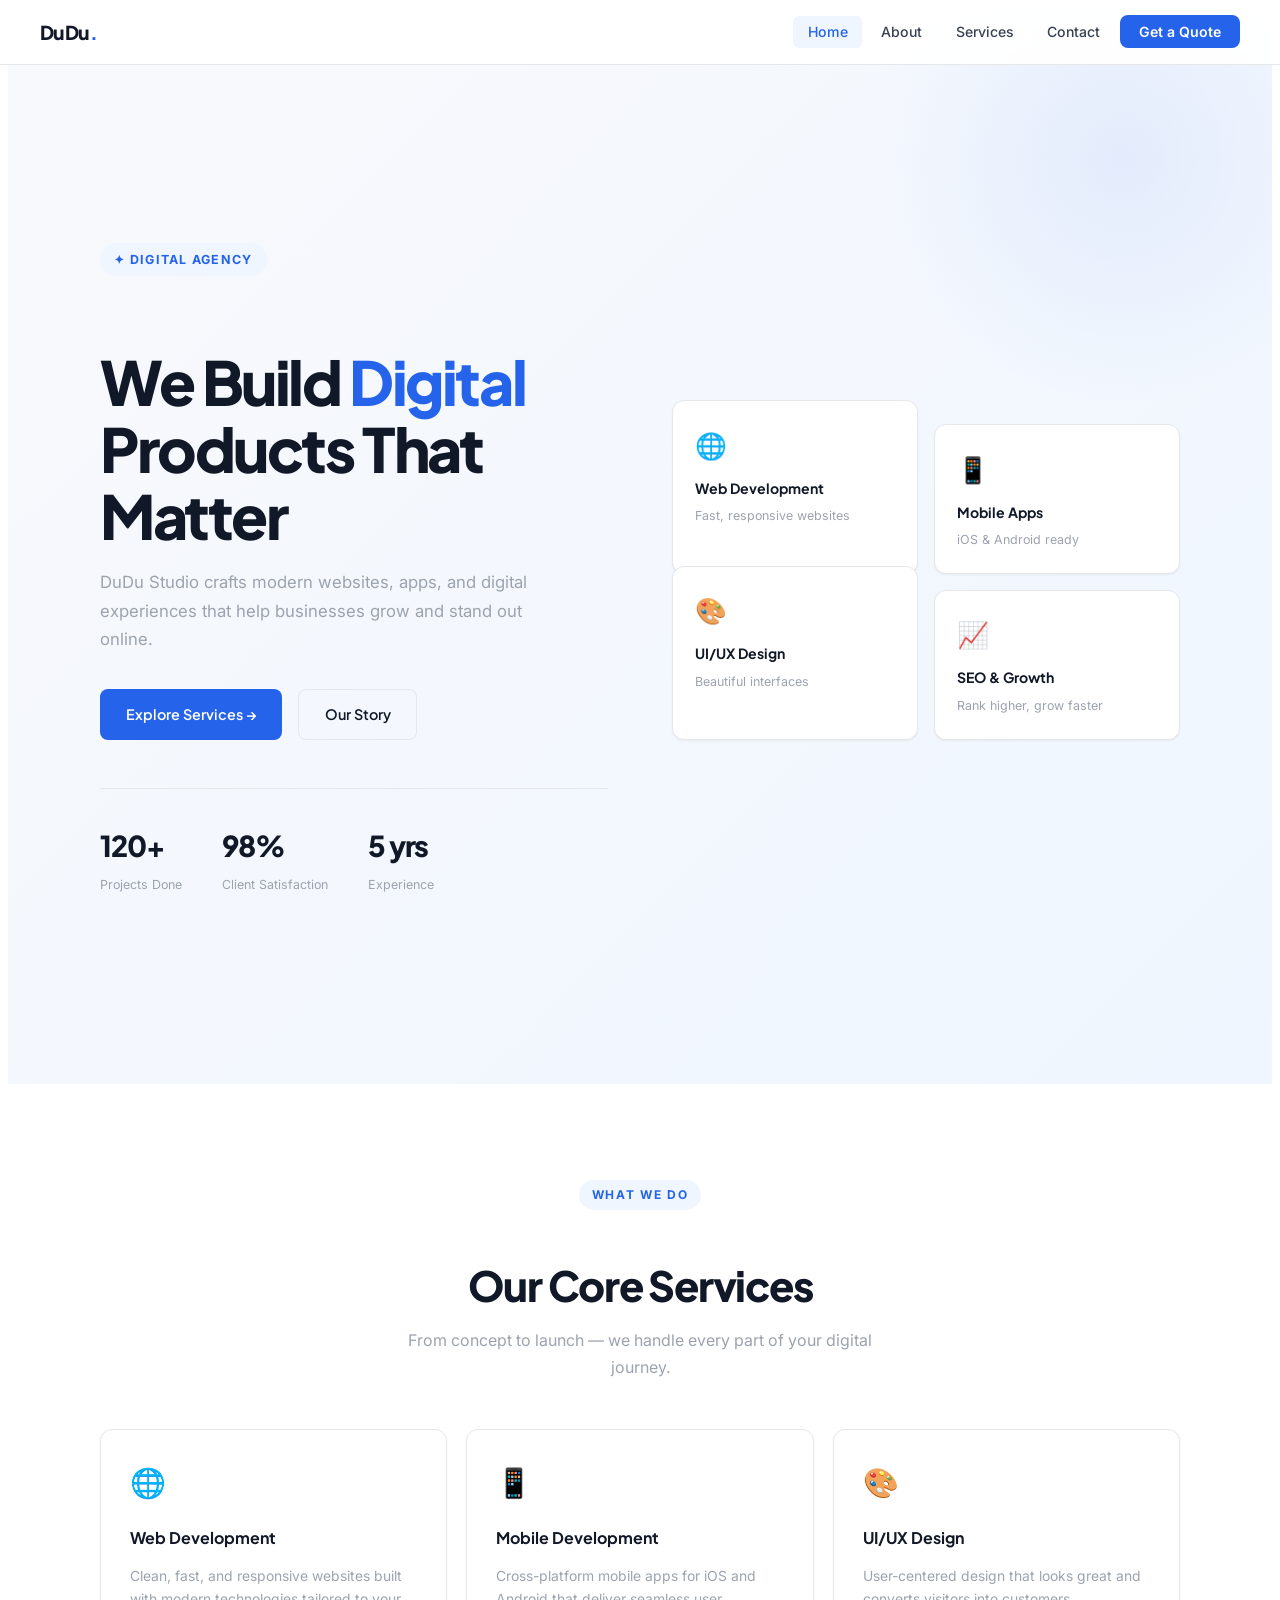
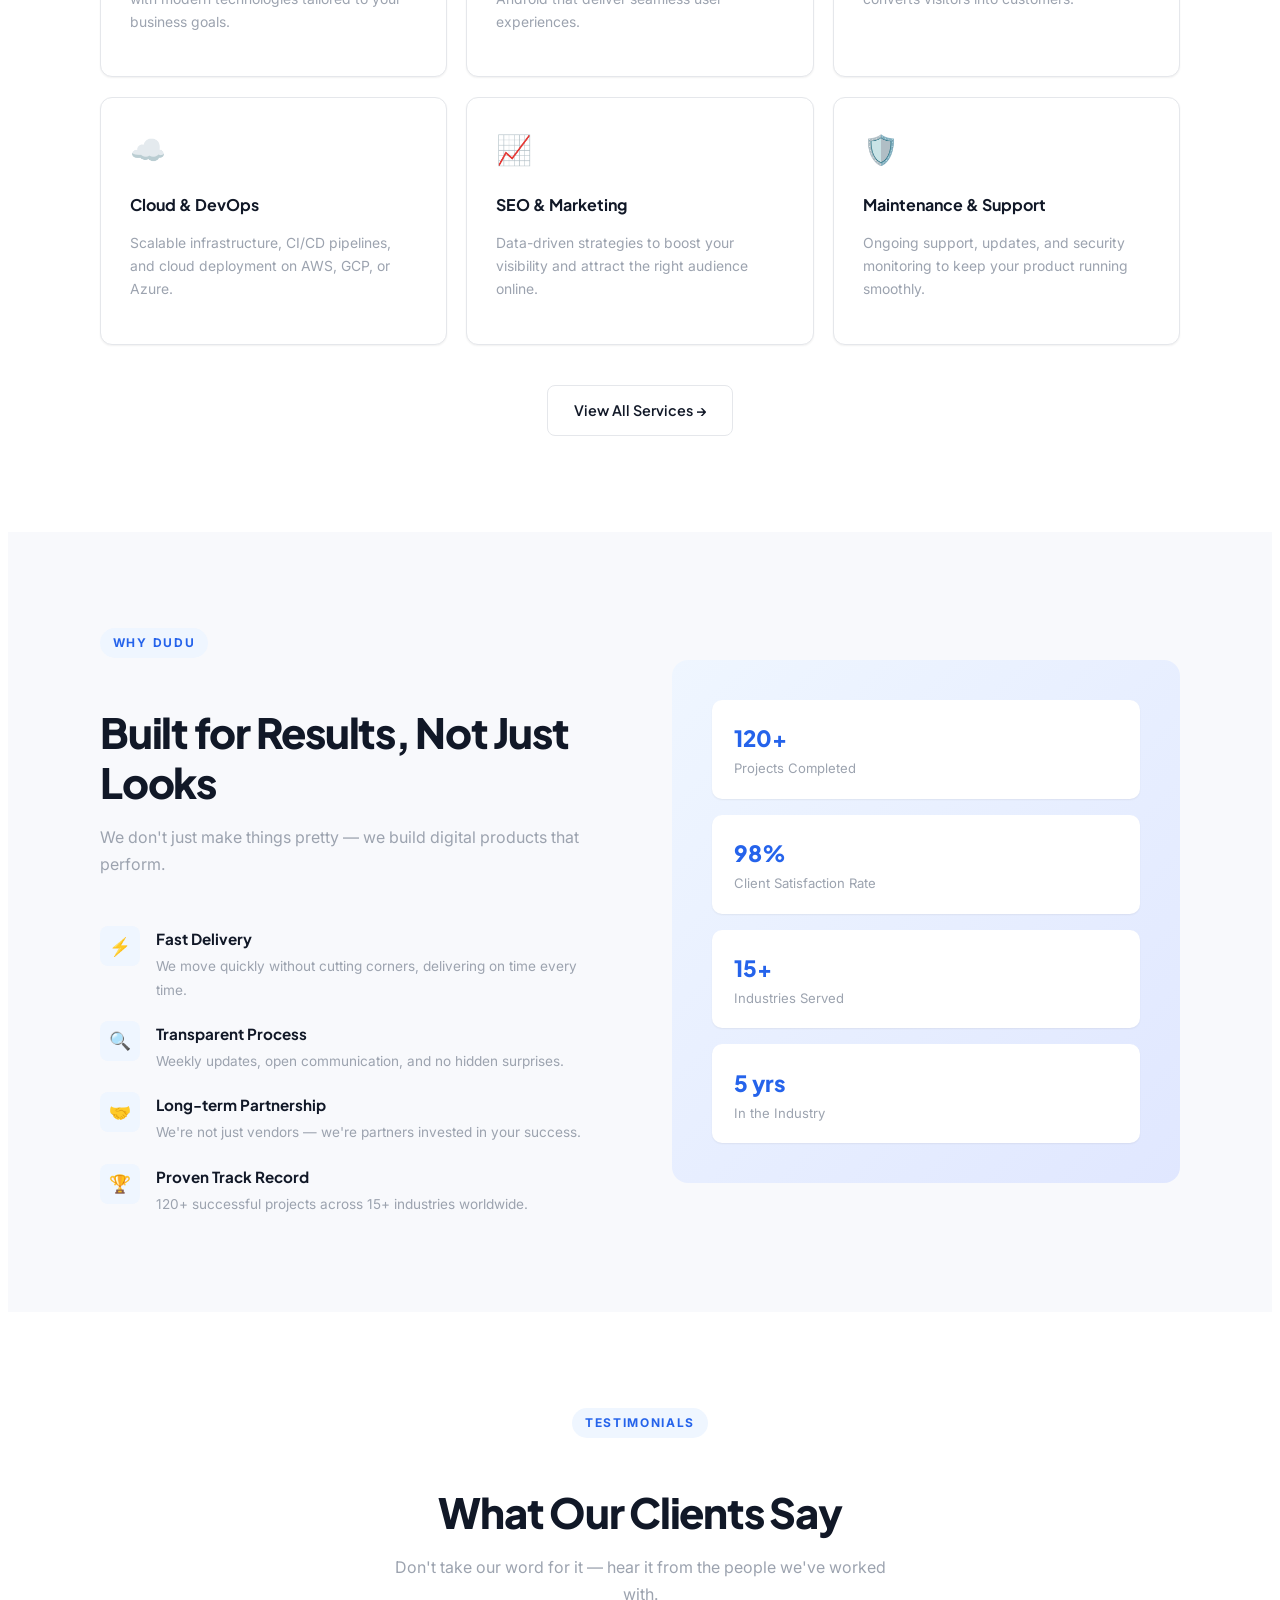
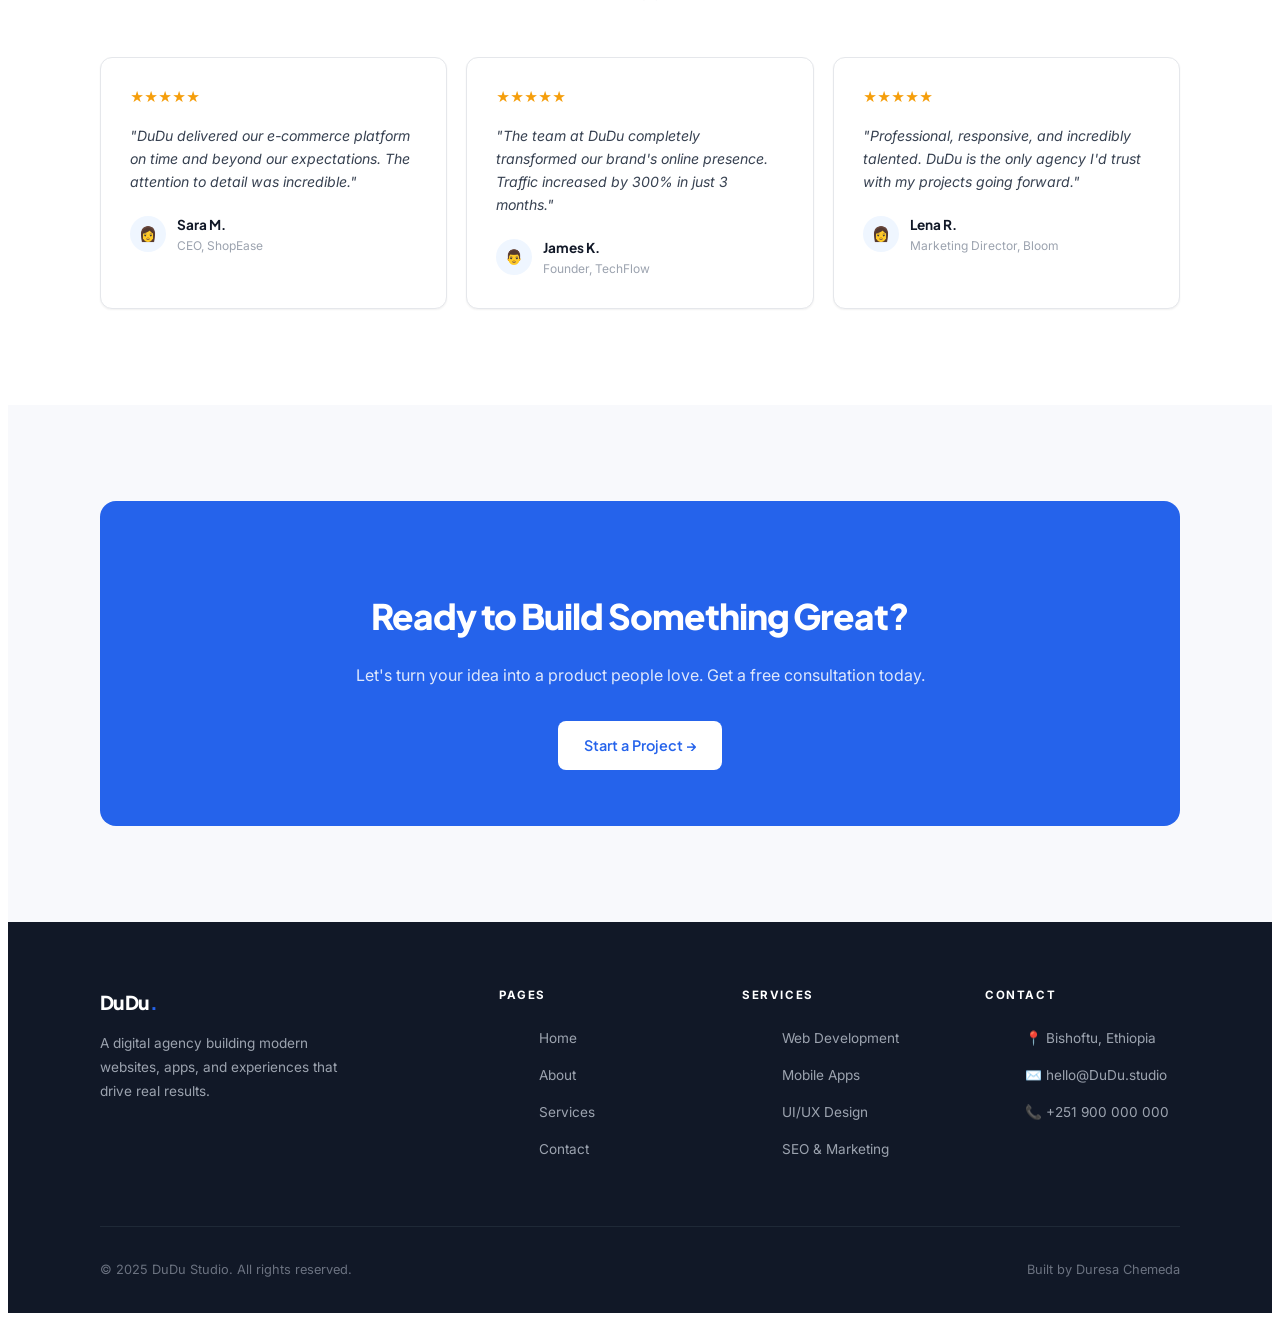
<file: index.html>
<!DOCTYPE html>
<html lang="en">
<head>
  <meta charset="UTF-8" />
  <meta name="viewport" content="width=device-width, initial-scale=1.0" />
  <title>DuDu Studio | Digital Agency</title>
  <link href="https://fonts.googleapis.com/css2?family=Plus+Jakarta+Sans:wght@400;500;600;700;800&family=Inter:wght@300;400;500&display=swap" rel="stylesheet" />
  <link rel="stylesheet" href="style.css" />
  <style>
    /* HOME SPECIFIC */
    .hero {
      min-height: 100vh;
      display: flex;
      align-items: center;
      padding: 7rem 2.5rem 4rem;
      background: linear-gradient(135deg, #f8f9fc 0%, #eff6ff 100%);
      position: relative;
      overflow: hidden;
    }

    .hero::before {
      content: '';
      position: absolute;
      top: -100px; right: -100px;
      width: 500px; height: 500px;
      background: radial-gradient(circle, rgba(37,99,235,0.08) 0%, transparent 70%);
      pointer-events: none;
    }

    .hero-inner {
      max-width: 1080px;
      margin: 0 auto;
      display: grid;
      grid-template-columns: 1fr 1fr;
      gap: 4rem;
      align-items: center;
      width: 100%;
    }

    .hero-badge {
      display: inline-flex;
      align-items: center;
      gap: 0.5rem;
      background: var(--accent-lt);
      color: var(--accent);
      font-size: 0.78rem;
      font-weight: 700;
      letter-spacing: 0.1em;
      text-transform: uppercase;
      padding: 0.35rem 0.9rem;
      border-radius: 20px;
      margin-bottom: 1.4rem;
    }

    .hero-title {
      font-family: var(--font-head);
      font-size: clamp(2.4rem, 5vw, 3.8rem);
      font-weight: 800;
      line-height: 1.1;
      letter-spacing: -0.04em;
      color: var(--ink);
      margin-bottom: 1.2rem;
    }

    .hero-title span { color: var(--accent); }

    .hero-desc {
      font-size: 1.05rem;
      color: var(--ink-3);
      margin-bottom: 2.2rem;
      max-width: 460px;
    }

    .hero-btns { display: flex; gap: 1rem; flex-wrap: wrap; }

    .hero-stats {
      display: flex;
      gap: 2.5rem;
      margin-top: 3rem;
      padding-top: 2rem;
      border-top: 1px solid var(--border);
    }

    .hero-stat-num {
      display: block;
      font-family: var(--font-head);
      font-size: 1.8rem;
      font-weight: 800;
      color: var(--ink);
      letter-spacing: -0.04em;
    }

    .hero-stat-lbl {
      font-size: 0.78rem;
      color: var(--ink-3);
    }

    .hero-visual {
      display: grid;
      grid-template-columns: 1fr 1fr;
      gap: 1rem;
    }

    .hero-card {
      background: #fff;
      border: 1px solid var(--border);
      border-radius: 12px;
      padding: 1.4rem;
      box-shadow: var(--shadow-sm);
    }

    .hero-card:nth-child(2) { margin-top: 1.5rem; }
    .hero-card:nth-child(3) { margin-top: -1.5rem; }

    .hero-card-icon { font-size: 1.6rem; margin-bottom: 0.6rem; }
    .hero-card-title { font-family: var(--font-head); font-size: 0.88rem; font-weight: 700; color: var(--ink); margin-bottom: 0.3rem; }
    .hero-card-desc { font-size: 0.78rem; color: var(--ink-3); }

    /* SERVICES PREVIEW */
    .services-grid {
      display: grid;
      grid-template-columns: repeat(3, 1fr);
      gap: 1.2rem;
    }

    .service-icon {
      font-size: 1.8rem;
      margin-bottom: 1rem;
      display: block;
    }

    .service-title {
      font-family: var(--font-head);
      font-size: 1rem;
      font-weight: 700;
      color: var(--ink);
      margin-bottom: 0.5rem;
    }

    .service-desc { font-size: 0.87rem; color: var(--ink-3); line-height: 1.65; }

    /* WHY US */
    .why-grid {
      display: grid;
      grid-template-columns: 1fr 1fr;
      gap: 4rem;
      align-items: center;
    }

    .why-list { display: flex; flex-direction: column; gap: 1.2rem; }

    .why-item {
      display: flex;
      gap: 1rem;
      align-items: flex-start;
    }

    .why-icon {
      width: 40px; height: 40px;
      background: var(--accent-lt);
      border-radius: 8px;
      display: flex;
      align-items: center;
      justify-content: center;
      font-size: 1.1rem;
      flex-shrink: 0;
    }

    .why-text-title { font-family: var(--font-head); font-size: 0.95rem; font-weight: 700; color: var(--ink); margin-bottom: 0.2rem; }
    .why-text-desc { font-size: 0.85rem; color: var(--ink-3); }

    .why-visual {
      background: linear-gradient(135deg, var(--accent-lt), #e0e7ff);
      border-radius: 16px;
      padding: 2.5rem;
      display: flex;
      flex-direction: column;
      gap: 1rem;
    }

    .why-visual-stat {
      background: #fff;
      border-radius: 10px;
      padding: 1.2rem 1.4rem;
      display: flex;
      align-items: center;
      gap: 1rem;
      box-shadow: var(--shadow-sm);
    }

    .why-visual-stat-num { font-family: var(--font-head); font-size: 1.4rem; font-weight: 800; color: var(--accent); }
    .why-visual-stat-lbl { font-size: 0.82rem; color: var(--ink-3); }

    /* TESTIMONIALS */
    .testimonials-grid { display: grid; grid-template-columns: repeat(3, 1fr); gap: 1.2rem; }

    .testi-stars { color: #f59e0b; font-size: 0.85rem; margin-bottom: 0.8rem; }
    .testi-text { font-size: 0.88rem; color: var(--ink-2); line-height: 1.65; margin-bottom: 1.2rem; font-style: italic; }
    .testi-author { display: flex; align-items: center; gap: 0.7rem; }
    .testi-avatar { width: 36px; height: 36px; border-radius: 50%; background: var(--accent-lt); display: flex; align-items: center; justify-content: center; font-size: 0.9rem; }
    .testi-name { font-family: var(--font-head); font-size: 0.85rem; font-weight: 700; color: var(--ink); }
    .testi-role { font-size: 0.75rem; color: var(--ink-3); }

    /* CTA BANNER */
    .cta-banner {
      background: var(--accent);
      border-radius: 16px;
      padding: 3.5rem;
      text-align: center;
      color: #fff;
    }

    .cta-banner h2 { font-family: var(--font-head); font-size: clamp(1.6rem, 3vw, 2.2rem); font-weight: 800; margin-bottom: 0.8rem; letter-spacing: -0.03em; }
    .cta-banner p { opacity: 0.85; margin-bottom: 2rem; }
    .btn-white { background: #fff !important; color: var(--accent) !important; }
    .btn-white:hover { background: #f0f9ff !important; }

    @media (max-width: 768px) {
      .hero { padding: 6rem 1.4rem 3rem; }
      .hero-inner { grid-template-columns: 1fr; gap: 2rem; }
      .hero-visual { display: none; }
      .services-grid { grid-template-columns: 1fr; }
      .why-grid { grid-template-columns: 1fr; }
      .why-visual { display: none; }
      .testimonials-grid { grid-template-columns: 1fr; }
      .cta-banner { padding: 2rem; }
    }
  </style>
</head>
<body>

  <!-- NAV -->
  <nav>
    <a class="nav-logo" href="index.html">DuDu<span>.</span></a>
    <button class="hamburger" onclick="toggleMenu()" aria-label="Menu">
      <span></span><span></span><span></span>
    </button>
    <ul class="nav-links" id="nav-links">
      <li><a href="index.html" class="active">Home</a></li>
      <li><a href="about.html">About</a></li>
      <li><a href="services.html">Services</a></li>
      <li><a href="contact.html">Contact</a></li>
      <li><a href="contact.html" class="nav-cta">Get a Quote</a></li>
    </ul>
  </nav>

  <!-- HERO -->
  <section class="hero">
    <div class="hero-inner">
      <div>
        <div class="hero-badge">✦ Digital Agency</div>
        <h1 class="hero-title">We Build <span>Digital</span> Products That Matter</h1>
        <p class="hero-desc">DuDu Studio crafts modern websites, apps, and digital experiences that help businesses grow and stand out online.</p>
        <div class="hero-btns">
          <a href="services.html" class="btn-primary">Explore Services →</a>
          <a href="about.html" class="btn-outline">Our Story</a>
        </div>
        <div class="hero-stats">
          <div><span class="hero-stat-num">120+</span><span class="hero-stat-lbl">Projects Done</span></div>
          <div><span class="hero-stat-num">98%</span><span class="hero-stat-lbl">Client Satisfaction</span></div>
          <div><span class="hero-stat-num">5 yrs</span><span class="hero-stat-lbl">Experience</span></div>
        </div>
      </div>
      <div class="hero-visual">
        <div class="hero-card"><div class="hero-card-icon">🌐</div><div class="hero-card-title">Web Development</div><div class="hero-card-desc">Fast, responsive websites</div></div>
        <div class="hero-card"><div class="hero-card-icon">📱</div><div class="hero-card-title">Mobile Apps</div><div class="hero-card-desc">iOS & Android ready</div></div>
        <div class="hero-card"><div class="hero-card-icon">🎨</div><div class="hero-card-title">UI/UX Design</div><div class="hero-card-desc">Beautiful interfaces</div></div>
        <div class="hero-card"><div class="hero-card-icon">📈</div><div class="hero-card-title">SEO & Growth</div><div class="hero-card-desc">Rank higher, grow faster</div></div>
      </div>
    </div>
  </section>

  <!-- SERVICES PREVIEW -->
  <section class="section">
    <div class="container">
      <div class="text-center">
        <span class="section-tag">What We Do</span>
        <h2 class="section-title">Our Core Services</h2>
        <p class="section-sub">From concept to launch — we handle every part of your digital journey.</p>
      </div>
      <div class="services-grid">
        <div class="card"><span class="service-icon">🌐</span><div class="service-title">Web Development</div><p class="service-desc">Clean, fast, and responsive websites built with modern technologies tailored to your business goals.</p></div>
        <div class="card"><span class="service-icon">📱</span><div class="service-title">Mobile Development</div><p class="service-desc">Cross-platform mobile apps for iOS and Android that deliver seamless user experiences.</p></div>
        <div class="card"><span class="service-icon">🎨</span><div class="service-title">UI/UX Design</div><p class="service-desc">User-centered design that looks great and converts visitors into customers.</p></div>
        <div class="card"><span class="service-icon">☁️</span><div class="service-title">Cloud & DevOps</div><p class="service-desc">Scalable infrastructure, CI/CD pipelines, and cloud deployment on AWS, GCP, or Azure.</p></div>
        <div class="card"><span class="service-icon">📈</span><div class="service-title">SEO & Marketing</div><p class="service-desc">Data-driven strategies to boost your visibility and attract the right audience online.</p></div>
        <div class="card"><span class="service-icon">🛡️</span><div class="service-title">Maintenance & Support</div><p class="service-desc">Ongoing support, updates, and security monitoring to keep your product running smoothly.</p></div>
      </div>
      <div style="text-align:center;margin-top:2.5rem;">
        <a href="services.html" class="btn-outline">View All Services →</a>
      </div>
    </div>
  </section>

  <!-- WHY US -->
  <section class="section section-soft">
    <div class="container">
      <div class="why-grid">
        <div>
          <span class="section-tag">Why DuDu</span>
          <h2 class="section-title">Built for Results, Not Just Looks</h2>
          <p class="section-sub">We don't just make things pretty — we build digital products that perform.</p>
          <div class="why-list">
            <div class="why-item"><div class="why-icon">⚡</div><div><div class="why-text-title">Fast Delivery</div><div class="why-text-desc">We move quickly without cutting corners, delivering on time every time.</div></div></div>
            <div class="why-item"><div class="why-icon">🔍</div><div><div class="why-text-title">Transparent Process</div><div class="why-text-desc">Weekly updates, open communication, and no hidden surprises.</div></div></div>
            <div class="why-item"><div class="why-icon">🤝</div><div><div class="why-text-title">Long-term Partnership</div><div class="why-text-desc">We're not just vendors — we're partners invested in your success.</div></div></div>
            <div class="why-item"><div class="why-icon">🏆</div><div><div class="why-text-title">Proven Track Record</div><div class="why-text-desc">120+ successful projects across 15+ industries worldwide.</div></div></div>
          </div>
        </div>
        <div class="why-visual">
          <div class="why-visual-stat"><div><div class="why-visual-stat-num">120+</div><div class="why-visual-stat-lbl">Projects Completed</div></div></div>
          <div class="why-visual-stat"><div><div class="why-visual-stat-num">98%</div><div class="why-visual-stat-lbl">Client Satisfaction Rate</div></div></div>
          <div class="why-visual-stat"><div><div class="why-visual-stat-num">15+</div><div class="why-visual-stat-lbl">Industries Served</div></div></div>
          <div class="why-visual-stat"><div><div class="why-visual-stat-num">5 yrs</div><div class="why-visual-stat-lbl">In the Industry</div></div></div>
        </div>
      </div>
    </div>
  </section>

  <!-- TESTIMONIALS -->
  <section class="section">
    <div class="container">
      <div class="text-center">
        <span class="section-tag">Testimonials</span>
        <h2 class="section-title">What Our Clients Say</h2>
        <p class="section-sub">Don't take our word for it — hear it from the people we've worked with.</p>
      </div>
      <div class="testimonials-grid">
        <div class="card"><div class="testi-stars">★★★★★</div><p class="testi-text">"DuDu delivered our e-commerce platform on time and beyond our expectations. The attention to detail was incredible."</p><div class="testi-author"><div class="testi-avatar">👩</div><div><div class="testi-name">Sara M.</div><div class="testi-role">CEO, ShopEase</div></div></div></div>
        <div class="card"><div class="testi-stars">★★★★★</div><p class="testi-text">"The team at DuDu completely transformed our brand's online presence. Traffic increased by 300% in just 3 months."</p><div class="testi-author"><div class="testi-avatar">👨</div><div><div class="testi-name">James K.</div><div class="testi-role">Founder, TechFlow</div></div></div></div>
        <div class="card"><div class="testi-stars">★★★★★</div><p class="testi-text">"Professional, responsive, and incredibly talented. DuDu is the only agency I'd trust with my projects going forward."</p><div class="testi-author"><div class="testi-avatar">👩</div><div><div class="testi-name">Lena R.</div><div class="testi-role">Marketing Director, Bloom</div></div></div></div>
      </div>
    </div>
  </section>

  <!-- CTA -->
  <section class="section section-soft">
    <div class="container">
      <div class="cta-banner">
        <h2>Ready to Build Something Great?</h2>
        <p>Let's turn your idea into a product people love. Get a free consultation today.</p>
        <a href="contact.html" class="btn-primary btn-white">Start a Project →</a>
      </div>
    </div>
  </section>

  <!-- FOOTER -->
  <footer>
    <div class="footer-inner">
      <div class="footer-top">
        <div>
          <div class="footer-logo">DuDu<span>.</span></div>
          <p class="footer-desc">A digital agency building modern websites, apps, and experiences that drive real results.</p>
        </div>
        <div>
          <div class="footer-col-title">Pages</div>
          <ul class="footer-list">
            <li><a href="index.html">Home</a></li>
            <li><a href="about.html">About</a></li>
            <li><a href="services.html">Services</a></li>
            <li><a href="contact.html">Contact</a></li>
          </ul>
        </div>
        <div>
          <div class="footer-col-title">Services</div>
          <ul class="footer-list">
            <li><a href="services.html">Web Development</a></li>
            <li><a href="services.html">Mobile Apps</a></li>
            <li><a href="services.html">UI/UX Design</a></li>
            <li><a href="services.html">SEO & Marketing</a></li>
          </ul>
        </div>
        <div>
          <div class="footer-col-title">Contact</div>
          <ul class="footer-list">
            <li><a href="#">📍 Bishoftu, Ethiopia</a></li>
            <li><a href="#">✉️ hello@DuDu.studio</a></li>
            <li><a href="#">📞 +251 900 000 000</a></li>
          </ul>
        </div>
      </div>
      <div class="footer-bottom">
        <span>© 2025 DuDu Studio. All rights reserved.</span>
        <span>Built by Duresa Chemeda</span>
      </div>
    </div>
  </footer>

  <script>
    function toggleMenu() {
      document.getElementById('nav-links').classList.toggle('open');
    }
  </script>
</body>
</html>
</file>
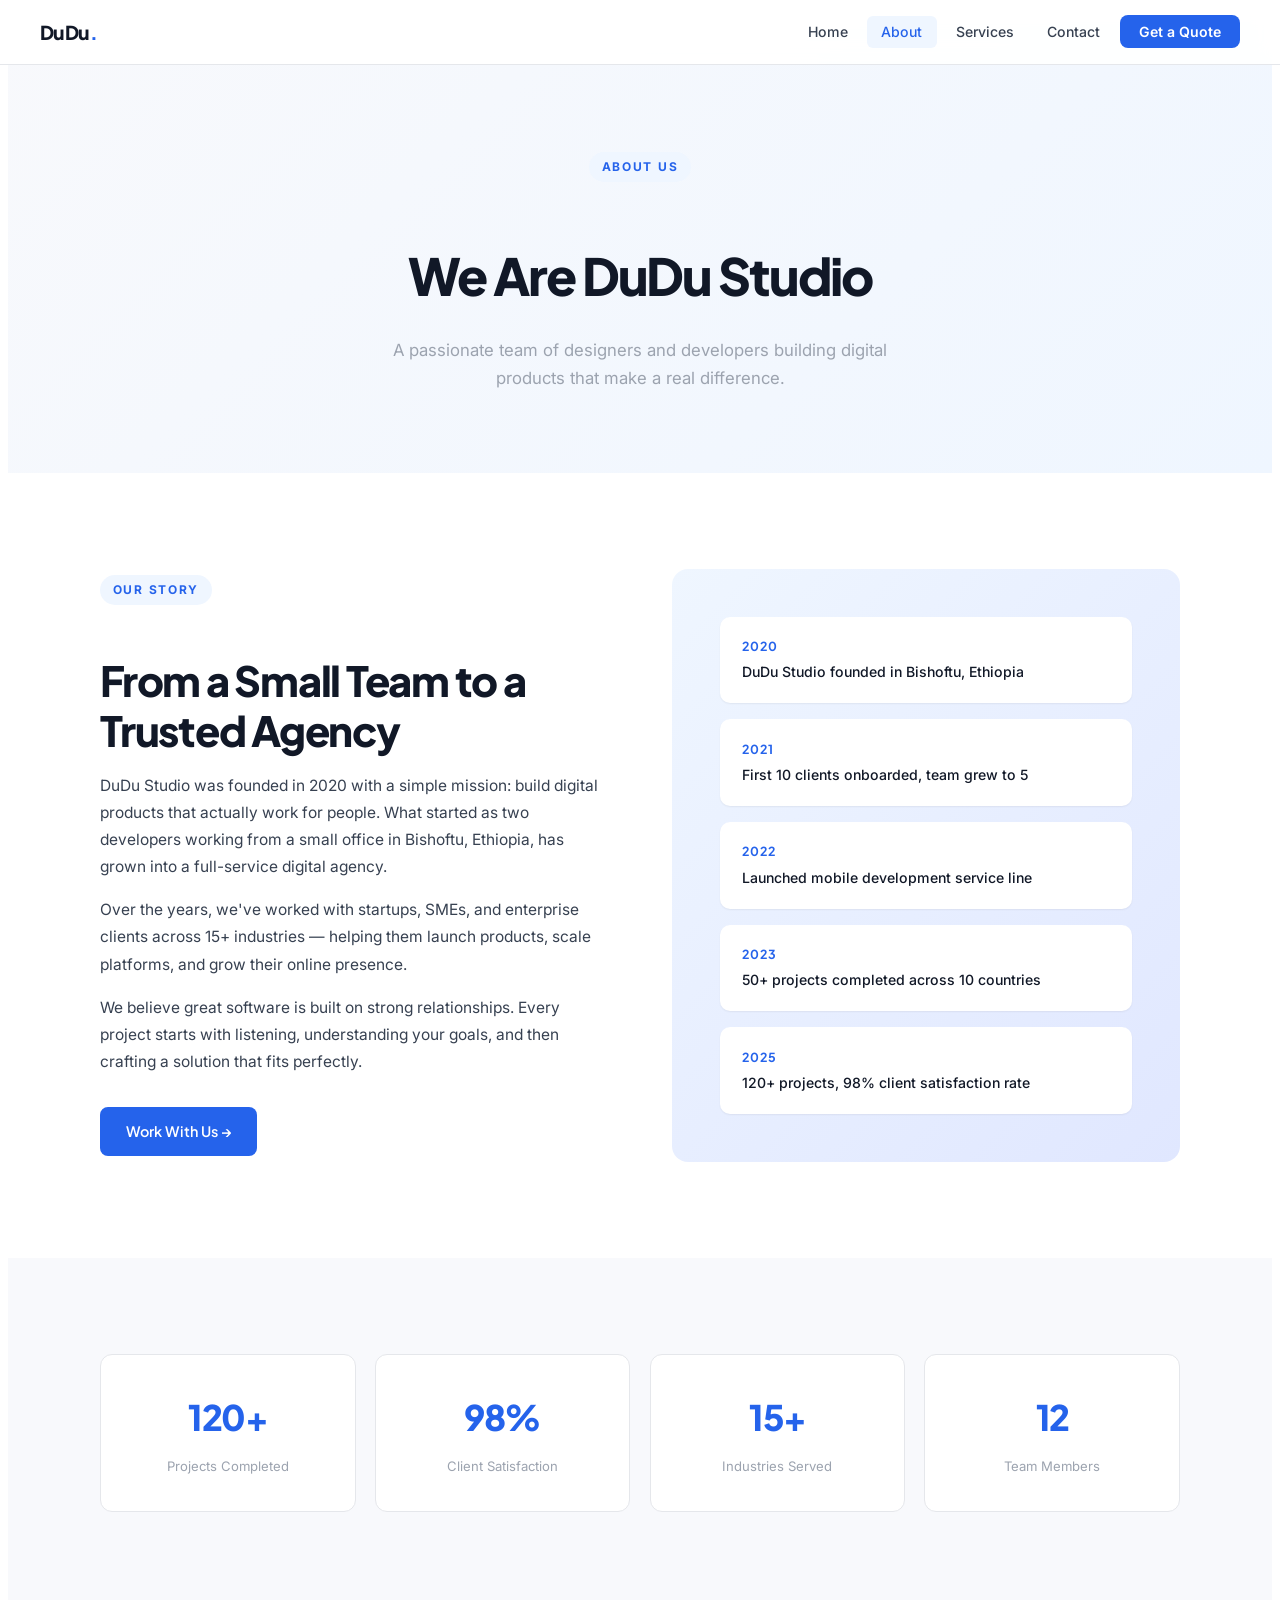
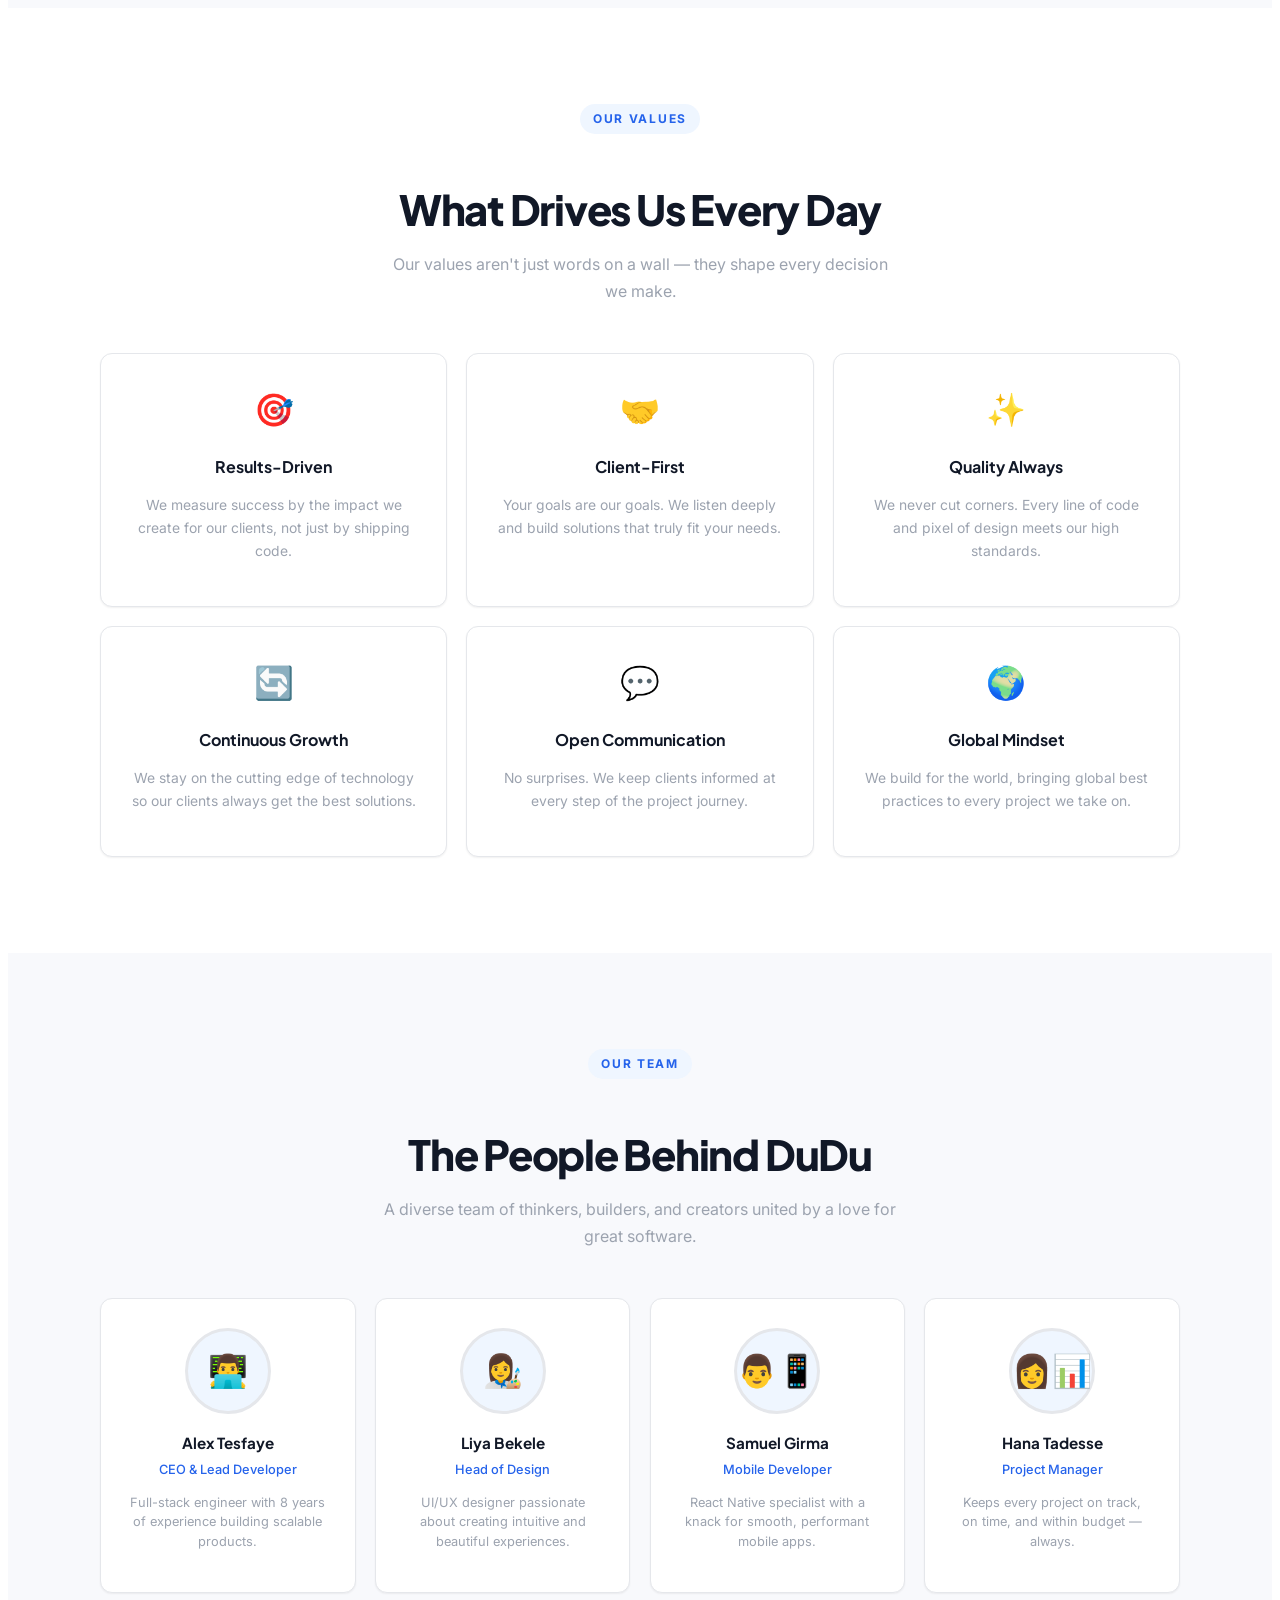
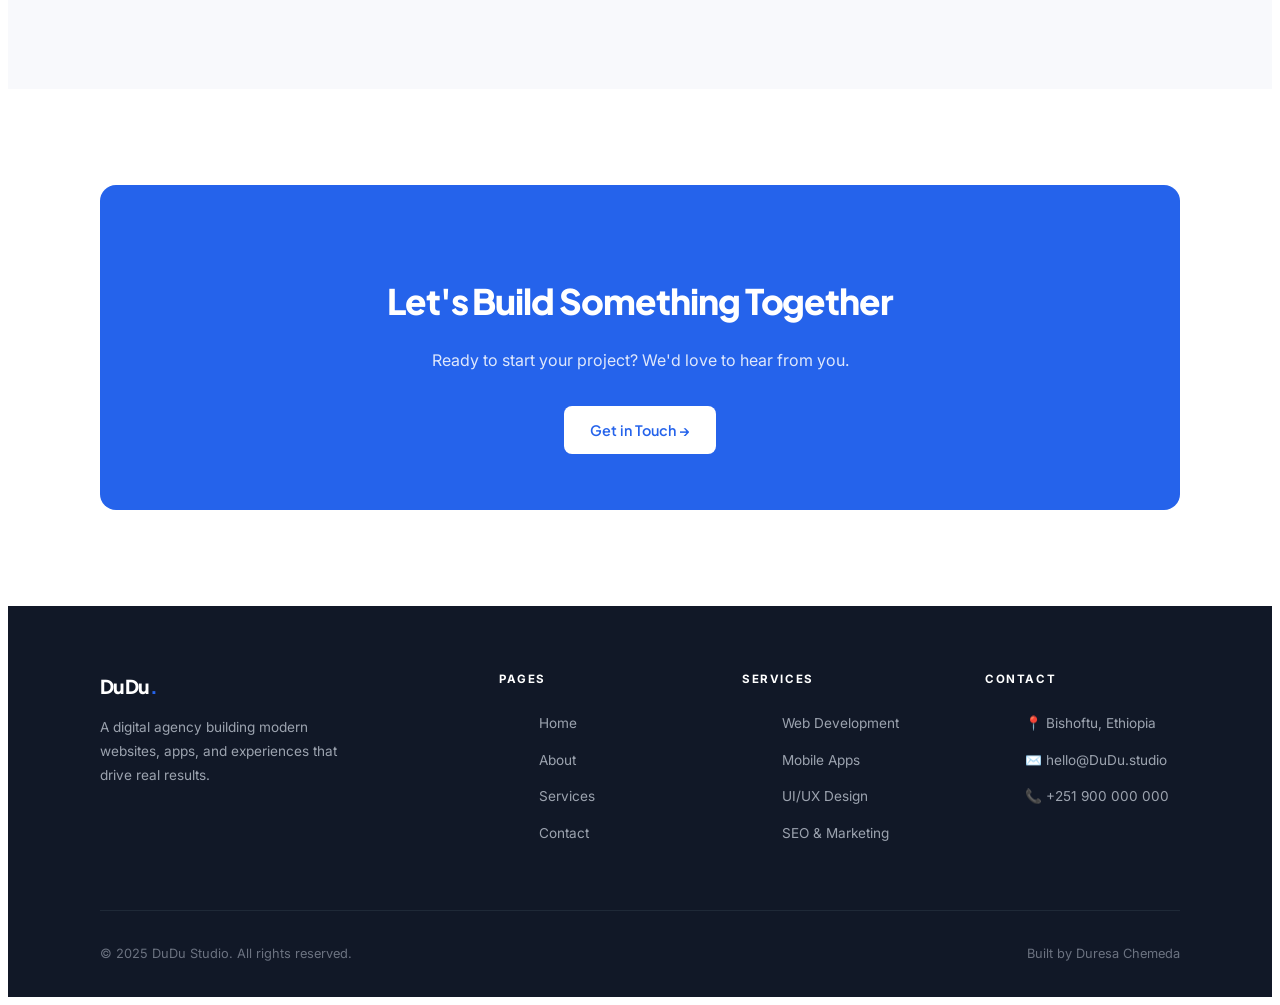
<file: about.html>
<!DOCTYPE html>
<html lang="en">
<head>
  <meta charset="UTF-8" />
  <meta name="viewport" content="width=device-width, initial-scale=1.0" />
  <title>About — DuDu Studio</title>
  <link href="https://fonts.googleapis.com/css2?family=Plus+Jakarta+Sans:wght@400;500;600;700;800&family=Inter:wght@300;400;500&display=swap" rel="stylesheet" />
  <link rel="stylesheet" href="style.css" />
  <style>
    .page-hero {
      background: linear-gradient(135deg, #f8f9fc 0%, #eff6ff 100%);
      padding: 9rem 2.5rem 5rem;
      text-align: center;
    }
    .page-hero-title { font-family: var(--font-head); font-size: clamp(2rem, 5vw, 3.2rem); font-weight: 800; letter-spacing: -0.04em; color: var(--ink); margin-bottom: 1rem; }
    .page-hero-sub { font-size: 1.05rem; color: var(--ink-3); max-width: 520px; margin: 0 auto; }

    /* STORY */
    .story-grid { display: grid; grid-template-columns: 1fr 1fr; gap: 4rem; align-items: center; }
    .story-text p { font-size: 0.97rem; color: var(--ink-2); margin-bottom: 1rem; line-height: 1.75; }
    .story-visual { background: linear-gradient(135deg, var(--accent-lt), #e0e7ff); border-radius: 16px; padding: 3rem; display: flex; flex-direction: column; gap: 1rem; }
    .story-visual-item { background: #fff; border-radius: 10px; padding: 1.2rem 1.4rem; box-shadow: var(--shadow-sm); }
    .story-visual-year { font-family: var(--font-head); font-size: 0.78rem; font-weight: 700; color: var(--accent); letter-spacing: 0.08em; margin-bottom: 0.2rem; }
    .story-visual-event { font-size: 0.88rem; color: var(--ink); font-weight: 500; }

    /* VALUES */
    .values-grid { display: grid; grid-template-columns: repeat(3, 1fr); gap: 1.2rem; }
    .value-card { text-align: center; }
    .value-icon { font-size: 2rem; margin-bottom: 1rem; display: block; }
    .value-title { font-family: var(--font-head); font-size: 1rem; font-weight: 700; color: var(--ink); margin-bottom: 0.5rem; }
    .value-desc { font-size: 0.87rem; color: var(--ink-3); line-height: 1.65; }

    /* TEAM */
    .team-grid { display: grid; grid-template-columns: repeat(4, 1fr); gap: 1.2rem; }
    .team-card { text-align: center; }
    .team-avatar { width: 80px; height: 80px; border-radius: 50%; background: var(--accent-lt); display: flex; align-items: center; justify-content: center; font-size: 2rem; margin: 0 auto 1rem; border: 3px solid var(--border); }
    .team-name { font-family: var(--font-head); font-size: 0.95rem; font-weight: 700; color: var(--ink); margin-bottom: 0.2rem; }
    .team-role { font-size: 0.8rem; color: var(--accent); font-weight: 500; margin-bottom: 0.5rem; }
    .team-bio { font-size: 0.8rem; color: var(--ink-3); line-height: 1.5; }

    /* STATS */
    .stats-row { display: grid; grid-template-columns: repeat(4, 1fr); gap: 1.2rem; }
    .stat-box { text-align: center; padding: 2rem; background: var(--bg-card); border: 1px solid var(--border); border-radius: 12px; }
    .stat-box-num { font-family: var(--font-head); font-size: 2.2rem; font-weight: 800; color: var(--accent); letter-spacing: -0.04em; display: block; margin-bottom: 0.3rem; }
    .stat-box-lbl { font-size: 0.82rem; color: var(--ink-3); }

    /* CTA */
    .cta-banner { background: var(--accent); border-radius: 16px; padding: 3.5rem; text-align: center; color: #fff; }
    .cta-banner h2 { font-family: var(--font-head); font-size: clamp(1.6rem, 3vw, 2.2rem); font-weight: 800; margin-bottom: 0.8rem; letter-spacing: -0.03em; }
    .cta-banner p { opacity: 0.85; margin-bottom: 2rem; }
    .btn-white { background: #fff !important; color: var(--accent) !important; }

    @media (max-width: 768px) {
      .page-hero { padding: 7rem 1.4rem 3rem; }
      .story-grid { grid-template-columns: 1fr; }
      .story-visual { display: none; }
      .values-grid { grid-template-columns: 1fr; }
      .team-grid { grid-template-columns: 1fr 1fr; }
      .stats-row { grid-template-columns: 1fr 1fr; }
      .cta-banner { padding: 2rem; }
    }

    @media (max-width: 480px) {
      .team-grid { grid-template-columns: 1fr; }
      .stats-row { grid-template-columns: 1fr; }
    }
  </style>
</head>
<body>

  <!-- NAV -->
  <nav>
    <a class="nav-logo" href="index.html">DuDu<span>.</span></a>
    <button class="hamburger" onclick="toggleMenu()" aria-label="Menu">
      <span></span><span></span><span></span>
    </button>
    <ul class="nav-links" id="nav-links">
      <li><a href="index.html">Home</a></li>
      <li><a href="about.html" class="active">About</a></li>
      <li><a href="services.html">Services</a></li>
      <li><a href="contact.html">Contact</a></li>
      <li><a href="contact.html" class="nav-cta">Get a Quote</a></li>
    </ul>
  </nav>

  <!-- PAGE HERO -->
  <div class="page-hero">
    <div class="container">
      <span class="section-tag">About Us</span>
      <h1 class="page-hero-title">We Are DuDu Studio</h1>
      <p class="page-hero-sub">A passionate team of designers and developers building digital products that make a real difference.</p>
    </div>
  </div>

  <!-- STORY -->
  <section class="section">
    <div class="container">
      <div class="story-grid">
        <div class="story-text">
          <span class="section-tag">Our Story</span>
          <h2 class="section-title">From a Small Team to a Trusted Agency</h2>
          <p>DuDu Studio was founded in 2020 with a simple mission: build digital products that actually work for people. What started as two developers working from a small office in Bishoftu, Ethiopia, has grown into a full-service digital agency.</p>
          <p>Over the years, we've worked with startups, SMEs, and enterprise clients across 15+ industries — helping them launch products, scale platforms, and grow their online presence.</p>
          <p>We believe great software is built on strong relationships. Every project starts with listening, understanding your goals, and then crafting a solution that fits perfectly.</p>
          <a href="contact.html" class="btn-primary" style="margin-top:1rem;">Work With Us →</a>
        </div>
        <div class="story-visual">
          <div class="story-visual-item"><div class="story-visual-year">2020</div><div class="story-visual-event">DuDu Studio founded in Bishoftu, Ethiopia</div></div>
          <div class="story-visual-item"><div class="story-visual-year">2021</div><div class="story-visual-event">First 10 clients onboarded, team grew to 5</div></div>
          <div class="story-visual-item"><div class="story-visual-year">2022</div><div class="story-visual-event">Launched mobile development service line</div></div>
          <div class="story-visual-item"><div class="story-visual-year">2023</div><div class="story-visual-event">50+ projects completed across 10 countries</div></div>
          <div class="story-visual-item"><div class="story-visual-year">2025</div><div class="story-visual-event">120+ projects, 98% client satisfaction rate</div></div>
        </div>
      </div>
    </div>
  </section>

  <!-- STATS -->
  <section class="section section-soft">
    <div class="container">
      <div class="stats-row">
        <div class="stat-box"><span class="stat-box-num">120+</span><span class="stat-box-lbl">Projects Completed</span></div>
        <div class="stat-box"><span class="stat-box-num">98%</span><span class="stat-box-lbl">Client Satisfaction</span></div>
        <div class="stat-box"><span class="stat-box-num">15+</span><span class="stat-box-lbl">Industries Served</span></div>
        <div class="stat-box"><span class="stat-box-num">12</span><span class="stat-box-lbl">Team Members</span></div>
      </div>
    </div>
  </section>

  <!-- VALUES -->
  <section class="section">
    <div class="container">
      <div class="text-center">
        <span class="section-tag">Our Values</span>
        <h2 class="section-title">What Drives Us Every Day</h2>
        <p class="section-sub">Our values aren't just words on a wall — they shape every decision we make.</p>
      </div>
      <div class="values-grid">
        <div class="card value-card"><span class="value-icon">🎯</span><div class="value-title">Results-Driven</div><p class="value-desc">We measure success by the impact we create for our clients, not just by shipping code.</p></div>
        <div class="card value-card"><span class="value-icon">🤝</span><div class="value-title">Client-First</div><p class="value-desc">Your goals are our goals. We listen deeply and build solutions that truly fit your needs.</p></div>
        <div class="card value-card"><span class="value-icon">✨</span><div class="value-title">Quality Always</div><p class="value-desc">We never cut corners. Every line of code and pixel of design meets our high standards.</p></div>
        <div class="card value-card"><span class="value-icon">🔄</span><div class="value-title">Continuous Growth</div><p class="value-desc">We stay on the cutting edge of technology so our clients always get the best solutions.</p></div>
        <div class="card value-card"><span class="value-icon">💬</span><div class="value-title">Open Communication</div><p class="value-desc">No surprises. We keep clients informed at every step of the project journey.</p></div>
        <div class="card value-card"><span class="value-icon">🌍</span><div class="value-title">Global Mindset</div><p class="value-desc">We build for the world, bringing global best practices to every project we take on.</p></div>
      </div>
    </div>
  </section>

  <!-- TEAM -->
  <section class="section section-soft">
    <div class="container">
      <div class="text-center">
        <span class="section-tag">Our Team</span>
        <h2 class="section-title">The People Behind DuDu</h2>
        <p class="section-sub">A diverse team of thinkers, builders, and creators united by a love for great software.</p>
      </div>
      <div class="team-grid">
        <div class="card team-card"><div class="team-avatar">👨‍💻</div><div class="team-name">Alex Tesfaye</div><div class="team-role">CEO & Lead Developer</div><p class="team-bio">Full-stack engineer with 8 years of experience building scalable products.</p></div>
        <div class="card team-card"><div class="team-avatar">👩‍🎨</div><div class="team-name">Liya Bekele</div><div class="team-role">Head of Design</div><p class="team-bio">UI/UX designer passionate about creating intuitive and beautiful experiences.</p></div>
        <div class="card team-card"><div class="team-avatar">👨‍📱</div><div class="team-name">Samuel Girma</div><div class="team-role">Mobile Developer</div><p class="team-bio">React Native specialist with a knack for smooth, performant mobile apps.</p></div>
        <div class="card team-card"><div class="team-avatar">👩‍📊</div><div class="team-name">Hana Tadesse</div><div class="team-role">Project Manager</div><p class="team-bio">Keeps every project on track, on time, and within budget — always.</p></div>
      </div>
    </div>
  </section>

  <!-- CTA -->
  <section class="section">
    <div class="container">
      <div class="cta-banner">
        <h2>Let's Build Something Together</h2>
        <p>Ready to start your project? We'd love to hear from you.</p>
        <a href="contact.html" class="btn-primary btn-white">Get in Touch →</a>
      </div>
    </div>
  </section>

  <!-- FOOTER -->
  <footer>
    <div class="footer-inner">
      <div class="footer-top">
        <div>
          <div class="footer-logo">DuDu<span>.</span></div>
          <p class="footer-desc">A digital agency building modern websites, apps, and experiences that drive real results.</p>
        </div>
        <div>
          <div class="footer-col-title">Pages</div>
          <ul class="footer-list">
            <li><a href="index.html">Home</a></li>
            <li><a href="about.html">About</a></li>
            <li><a href="services.html">Services</a></li>
            <li><a href="contact.html">Contact</a></li>
          </ul>
        </div>
        <div>
          <div class="footer-col-title">Services</div>
          <ul class="footer-list">
            <li><a href="services.html">Web Development</a></li>
            <li><a href="services.html">Mobile Apps</a></li>
            <li><a href="services.html">UI/UX Design</a></li>
            <li><a href="services.html">SEO & Marketing</a></li>
          </ul>
        </div>
        <div>
          <div class="footer-col-title">Contact</div>
          <ul class="footer-list">
            <li><a href="#">📍 Bishoftu, Ethiopia</a></li>
            <li><a href="#">✉️ hello@DuDu.studio</a></li>
            <li><a href="#">📞 +251 900 000 000</a></li>
          </ul>
        </div>
      </div>
      <div class="footer-bottom">
        <span>© 2025 DuDu Studio. All rights reserved.</span>
        <span>Built by Duresa Chemeda</span>
      </div>
    </div>
  </footer>

  <script>
    function toggleMenu() {
      document.getElementById('nav-links').classList.toggle('open');
    }
  </script>
</body>
</html>
</file>
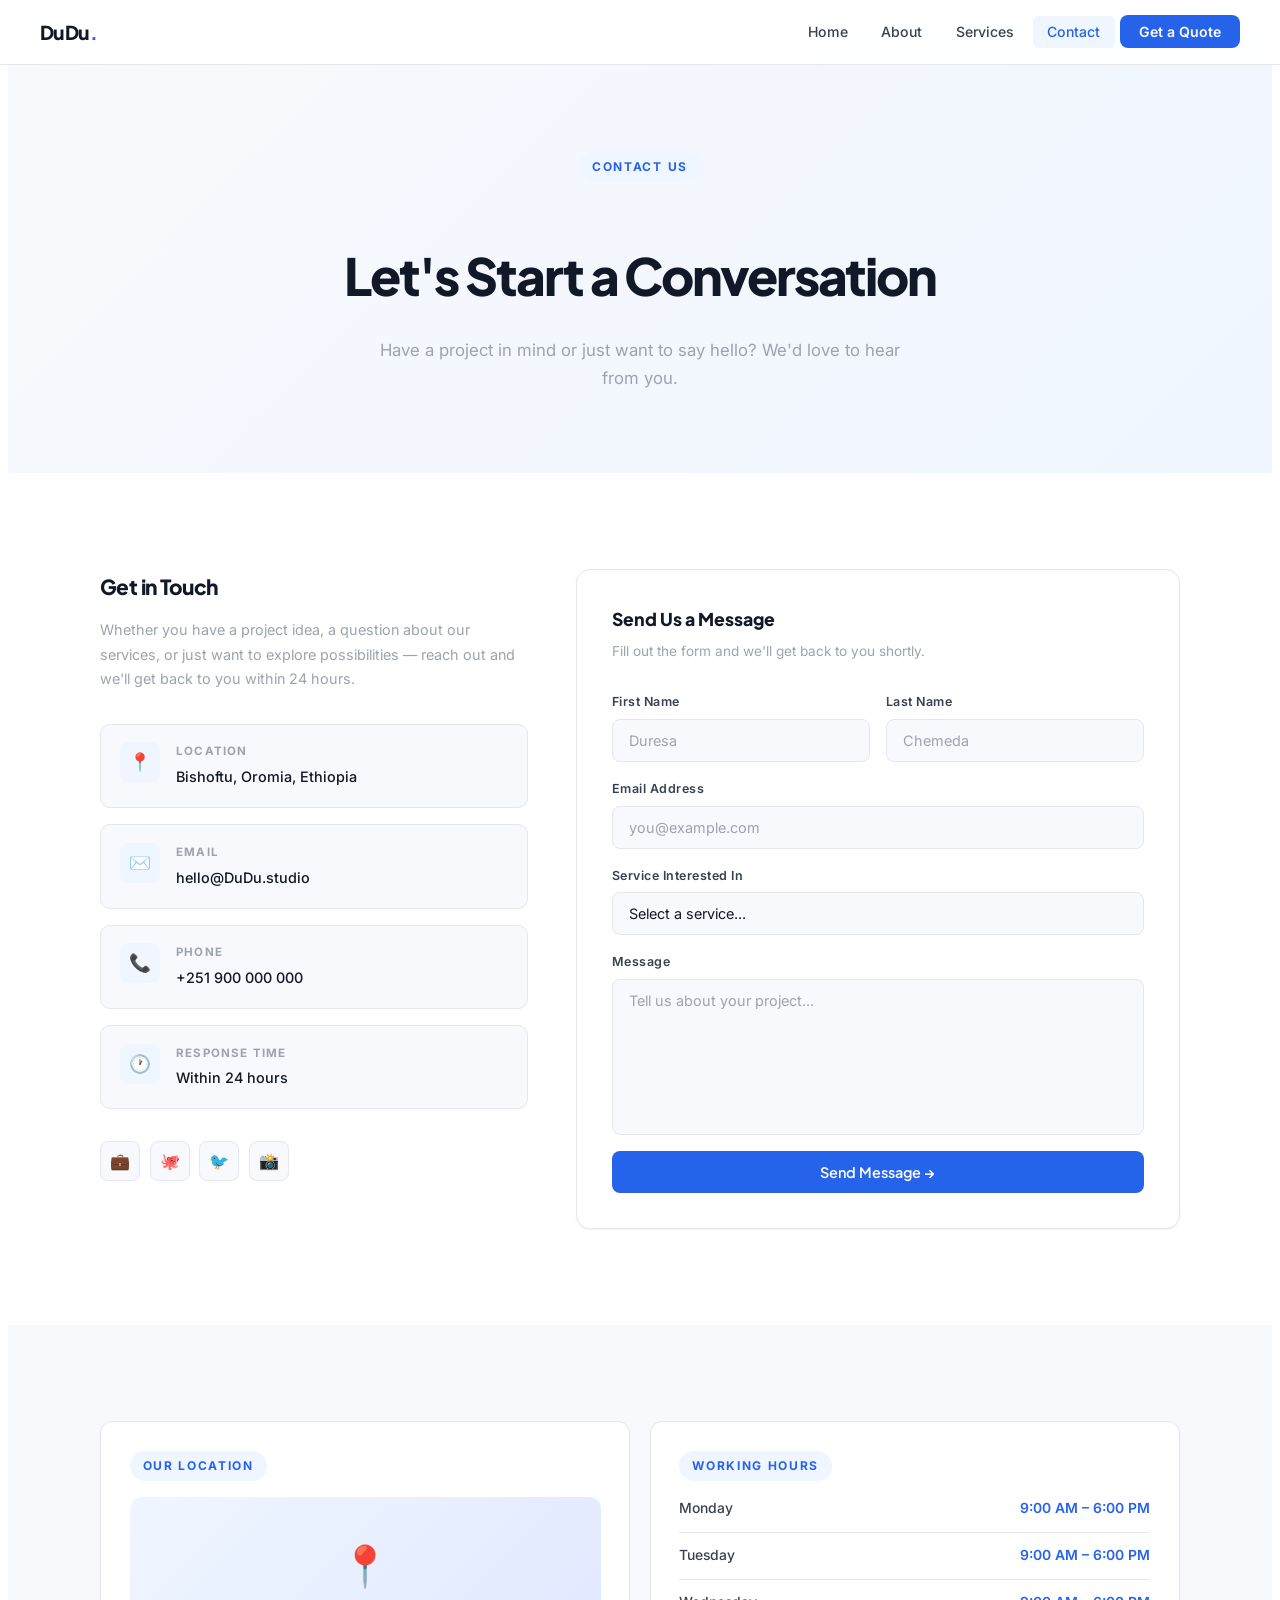
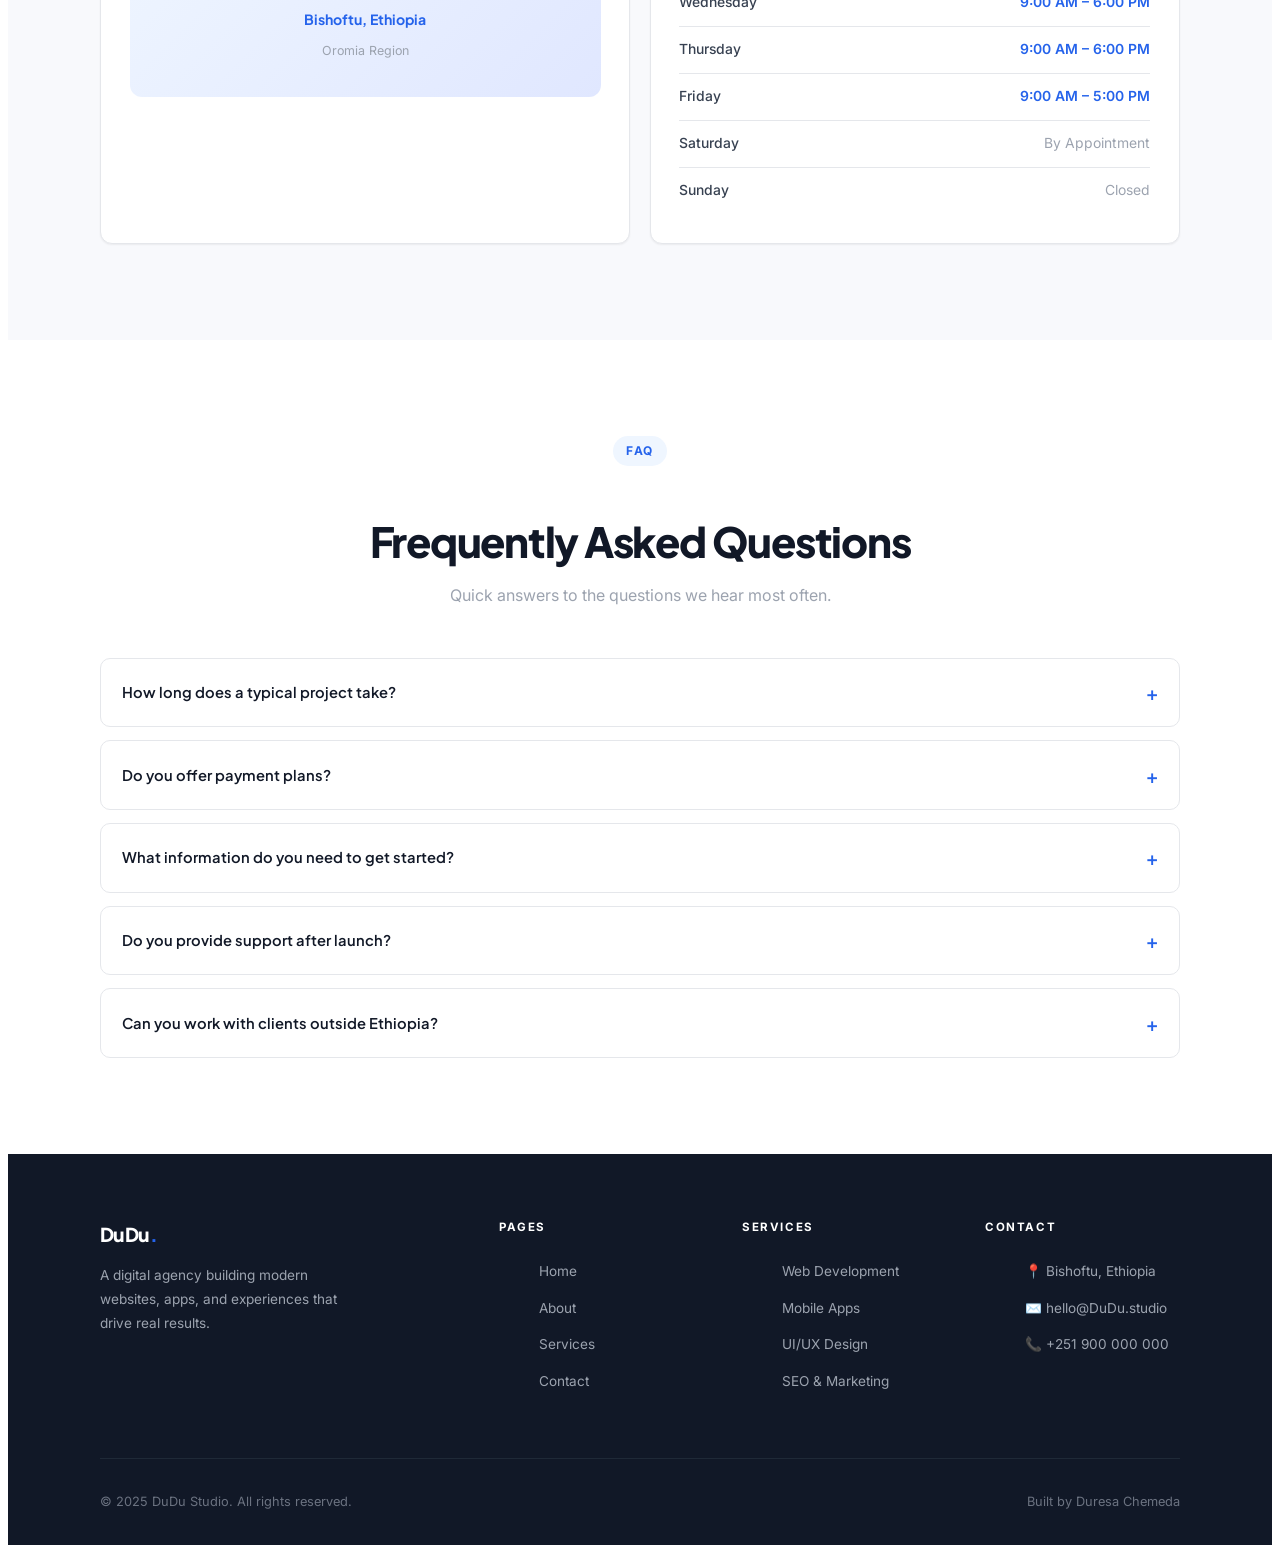
<file: contact.html>
<!DOCTYPE html>
<html lang="en">
<head>
  <meta charset="UTF-8" />
  <meta name="viewport" content="width=device-width, initial-scale=1.0" />
  <title>Contact — DuDu Studio</title>
  <link href="https://fonts.googleapis.com/css2?family=Plus+Jakarta+Sans:wght@400;500;600;700;800&family=Inter:wght@300;400;500&display=swap" rel="stylesheet" />
  <link rel="stylesheet" href="style.css" />
  <style>
    .page-hero { background: linear-gradient(135deg, #f8f9fc 0%, #eff6ff 100%); padding: 9rem 2.5rem 5rem; text-align: center; }
    .page-hero-title { font-family: var(--font-head); font-size: clamp(2rem, 5vw, 3.2rem); font-weight: 800; letter-spacing: -0.04em; color: var(--ink); margin-bottom: 1rem; }
    .page-hero-sub { font-size: 1.05rem; color: var(--ink-3); max-width: 520px; margin: 0 auto; }

    /* CONTACT GRID */
    .contact-grid { display: grid; grid-template-columns: 1fr 1.4fr; gap: 3rem; align-items: start; }

    /* INFO SIDE */
    .contact-info-title { font-family: var(--font-head); font-size: 1.3rem; font-weight: 800; color: var(--ink); letter-spacing: -0.03em; margin-bottom: 0.5rem; }
    .contact-info-desc { font-size: 0.9rem; color: var(--ink-3); margin-bottom: 2rem; line-height: 1.7; }

    .contact-items { display: flex; flex-direction: column; gap: 1rem; margin-bottom: 2rem; }
    .contact-item { display: flex; align-items: flex-start; gap: 1rem; padding: 1.1rem 1.2rem; background: var(--bg-soft); border: 1px solid var(--border); border-radius: 10px; transition: border-color 0.2s; }
    .contact-item:hover { border-color: var(--accent); }
    .contact-item-icon { width: 40px; height: 40px; background: var(--accent-lt); border-radius: 8px; display: flex; align-items: center; justify-content: center; font-size: 1.1rem; flex-shrink: 0; }
    .contact-item-label { font-size: 0.72rem; font-weight: 700; letter-spacing: 0.1em; text-transform: uppercase; color: var(--ink-3); margin-bottom: 0.2rem; }
    .contact-item-value { font-size: 0.9rem; color: var(--ink); font-weight: 500; }

    .social-links { display: flex; gap: 0.6rem; }
    .social-link { width: 38px; height: 38px; background: var(--bg-soft); border: 1px solid var(--border); border-radius: 8px; display: flex; align-items: center; justify-content: center; font-size: 1rem; text-decoration: none; transition: background 0.15s, border-color 0.15s; }
    .social-link:hover { background: var(--accent-lt); border-color: var(--accent); }

    /* FORM SIDE */
    .contact-form { background: var(--bg-card); border: 1px solid var(--border); border-radius: 14px; padding: 2.2rem; box-shadow: var(--shadow-sm); }
    .form-title { font-family: var(--font-head); font-size: 1.1rem; font-weight: 800; color: var(--ink); margin-bottom: 0.3rem; }
    .form-sub { font-size: 0.85rem; color: var(--ink-3); margin-bottom: 1.8rem; }

    .form-row { display: grid; grid-template-columns: 1fr 1fr; gap: 1rem; }
    .form-group { display: flex; flex-direction: column; gap: 0.4rem; margin-bottom: 1rem; }
    .form-group label { font-size: 0.78rem; font-weight: 600; color: var(--ink-2); letter-spacing: 0.04em; }
    .form-group input, .form-group select, .form-group textarea {
      padding: 0.75rem 1rem;
      font-family: var(--font-body);
      font-size: 0.9rem;
      color: var(--ink);
      background: var(--bg-soft);
      border: 1.5px solid var(--border);
      border-radius: 8px;
      outline: none;
      transition: border-color 0.15s, box-shadow 0.15s;
    }
    .form-group input:focus, .form-group select:focus, .form-group textarea:focus {
      border-color: var(--accent);
      box-shadow: 0 0 0 3px var(--accent-lt);
      background: #fff;
    }
    .form-group input::placeholder, .form-group textarea::placeholder { color: var(--ink-3); }
    .form-group textarea { height: 130px; resize: none; }
    .form-group select { appearance: none; cursor: pointer; }

    .form-success { display: none; background: #dcfce7; border: 1px solid #86efac; border-radius: 8px; padding: 1rem 1.2rem; font-size: 0.88rem; color: #166534; text-align: center; margin-top: 1rem; }
    .form-success.visible { display: block; }

    /* MAP / HOURS */
    .info-grid { display: grid; grid-template-columns: 1fr 1fr; gap: 1.2rem; }
    .hours-list { display: flex; flex-direction: column; gap: 0.7rem; }
    .hours-row { display: flex; justify-content: space-between; font-size: 0.87rem; padding-bottom: 0.7rem; border-bottom: 1px solid var(--border); }
    .hours-row:last-child { border-bottom: none; }
    .hours-day { color: var(--ink-2); font-weight: 500; }
    .hours-time { color: var(--ink-3); }
    .hours-time.open { color: var(--accent); font-weight: 600; }

    .map-placeholder { background: linear-gradient(135deg, var(--accent-lt), #e0e7ff); border-radius: 12px; height: 200px; display: flex; flex-direction: column; align-items: center; justify-content: center; gap: 0.5rem; }
    .map-placeholder-icon { font-size: 2.5rem; }
    .map-placeholder-text { font-family: var(--font-head); font-size: 0.88rem; font-weight: 700; color: var(--accent); }
    .map-placeholder-sub { font-size: 0.78rem; color: var(--ink-3); }

    /* FAQ */
    .faq-list { display: flex; flex-direction: column; gap: 0.8rem; }
    .faq-item { border: 1px solid var(--border); border-radius: 10px; overflow: hidden; }
    .faq-question { padding: 1.1rem 1.3rem; font-family: var(--font-head); font-size: 0.92rem; font-weight: 600; color: var(--ink); cursor: pointer; display: flex; justify-content: space-between; align-items: center; user-select: none; }
    .faq-question:hover { background: var(--bg-soft); }
    .faq-icon { font-size: 1.2rem; color: var(--accent); transition: transform 0.2s; }
    .faq-item.open .faq-icon { transform: rotate(45deg); }
    .faq-answer { display: none; padding: 0 1.3rem 1.1rem; font-size: 0.87rem; color: var(--ink-3); line-height: 1.65; }
    .faq-item.open .faq-answer { display: block; }

    @media (max-width: 768px) {
      .page-hero { padding: 7rem 1.4rem 3rem; }
      .contact-grid { grid-template-columns: 1fr; }
      .form-row { grid-template-columns: 1fr; }
      .info-grid { grid-template-columns: 1fr; }
    }
  </style>
</head>
<body>

  <!-- NAV -->
  <nav>
    <a class="nav-logo" href="index.html">DuDu<span>.</span></a>
    <button class="hamburger" onclick="toggleMenu()" aria-label="Menu">
      <span></span><span></span><span></span>
    </button>
    <ul class="nav-links" id="nav-links">
      <li><a href="index.html">Home</a></li>
      <li><a href="about.html">About</a></li>
      <li><a href="services.html">Services</a></li>
      <li><a href="contact.html" class="active">Contact</a></li>
      <li><a href="contact.html" class="nav-cta">Get a Quote</a></li>
    </ul>
  </nav>

  <!-- PAGE HERO -->
  <div class="page-hero">
    <div class="container">
      <span class="section-tag">Contact Us</span>
      <h1 class="page-hero-title">Let's Start a Conversation</h1>
      <p class="page-hero-sub">Have a project in mind or just want to say hello? We'd love to hear from you.</p>
    </div>
  </div>

  <!-- CONTACT SECTION -->
  <section class="section">
    <div class="container">
      <div class="contact-grid">

        <!-- INFO -->
        <div>
          <div class="contact-info-title">Get in Touch</div>
          <p class="contact-info-desc">Whether you have a project idea, a question about our services, or just want to explore possibilities — reach out and we'll get back to you within 24 hours.</p>
          <div class="contact-items">
            <div class="contact-item"><div class="contact-item-icon">📍</div><div><div class="contact-item-label">Location</div><div class="contact-item-value">Bishoftu, Oromia, Ethiopia</div></div></div>
            <div class="contact-item"><div class="contact-item-icon">✉️</div><div><div class="contact-item-label">Email</div><div class="contact-item-value">hello@DuDu.studio</div></div></div>
            <div class="contact-item"><div class="contact-item-icon">📞</div><div><div class="contact-item-label">Phone</div><div class="contact-item-value">+251 900 000 000</div></div></div>
            <div class="contact-item"><div class="contact-item-icon">🕐</div><div><div class="contact-item-label">Response Time</div><div class="contact-item-value">Within 24 hours</div></div></div>
          </div>
          <div class="social-links">
            <a class="social-link" href="#" title="LinkedIn">💼</a>
            <a class="social-link" href="#" title="GitHub">🐙</a>
            <a class="social-link" href="#" title="Twitter">🐦</a>
            <a class="social-link" href="#" title="Instagram">📸</a>
          </div>
        </div>

        <!-- FORM -->
        <div class="contact-form">
          <div class="form-title">Send Us a Message</div>
          <div class="form-sub">Fill out the form and we'll get back to you shortly.</div>
          <div class="form-row">
            <div class="form-group"><label>First Name</label><input type="text" placeholder="Duresa" /></div>
            <div class="form-group"><label>Last Name</label><input type="text" placeholder="Chemeda" /></div>
          </div>
          <div class="form-group"><label>Email Address</label><input type="email" placeholder="you@example.com" /></div>
          <div class="form-group">
            <label>Service Interested In</label>
            <select>
              <option value="">Select a service...</option>
              <option>Web Development</option>
              <option>Mobile App Development</option>
              <option>UI/UX Design</option>
              <option>Cloud & DevOps</option>
              <option>SEO & Marketing</option>
              <option>Maintenance & Support</option>
              <option>Other</option>
            </select>
          </div>
          <div class="form-group"><label>Message</label><textarea placeholder="Tell us about your project..."></textarea></div>
          <button class="btn-primary" style="width:100%;justify-content:center;" onclick="submitForm()">Send Message →</button>
          <div class="form-success" id="form-success">✅ Message sent! We'll get back to you within 24 hours.</div>
        </div>

      </div>
    </div>
  </section>

  <!-- MAP & HOURS -->
  <section class="section section-soft">
    <div class="container">
      <div class="info-grid">
        <div class="card">
          <div class="section-tag" style="margin-bottom:1rem;">Our Location</div>
          <div class="map-placeholder">
            <div class="map-placeholder-icon">📍</div>
            <div class="map-placeholder-text">Bishoftu, Ethiopia</div>
            <div class="map-placeholder-sub">Oromia Region</div>
          </div>
        </div>
        <div class="card">
          <div class="section-tag" style="margin-bottom:1rem;">Working Hours</div>
          <div class="hours-list">
            <div class="hours-row"><span class="hours-day">Monday</span><span class="hours-time open">9:00 AM – 6:00 PM</span></div>
            <div class="hours-row"><span class="hours-day">Tuesday</span><span class="hours-time open">9:00 AM – 6:00 PM</span></div>
            <div class="hours-row"><span class="hours-day">Wednesday</span><span class="hours-time open">9:00 AM – 6:00 PM</span></div>
            <div class="hours-row"><span class="hours-day">Thursday</span><span class="hours-time open">9:00 AM – 6:00 PM</span></div>
            <div class="hours-row"><span class="hours-day">Friday</span><span class="hours-time open">9:00 AM – 5:00 PM</span></div>
            <div class="hours-row"><span class="hours-day">Saturday</span><span class="hours-time">By Appointment</span></div>
            <div class="hours-row"><span class="hours-day">Sunday</span><span class="hours-time">Closed</span></div>
          </div>
        </div>
      </div>
    </div>
  </section>

  <!-- FAQ -->
  <section class="section">
    <div class="container">
      <div class="text-center">
        <span class="section-tag">FAQ</span>
        <h2 class="section-title">Frequently Asked Questions</h2>
        <p class="section-sub">Quick answers to the questions we hear most often.</p>
      </div>
      <div class="faq-list">
        <div class="faq-item"><div class="faq-question" onclick="toggleFaq(this)">How long does a typical project take? <span class="faq-icon">+</span></div><div class="faq-answer">It depends on the scope. A simple website takes 1–2 weeks. A full web app or mobile app typically takes 4–8 weeks. We'll give you a detailed timeline after our initial consultation.</div></div>
        <div class="faq-item"><div class="faq-question" onclick="toggleFaq(this)">Do you offer payment plans? <span class="faq-icon">+</span></div><div class="faq-answer">Yes! We typically split projects into 3 payments: 30% upfront, 40% at mid-point, and 30% on delivery. For larger projects, we can arrange custom payment schedules.</div></div>
        <div class="faq-item"><div class="faq-question" onclick="toggleFaq(this)">What information do you need to get started? <span class="faq-icon">+</span></div><div class="faq-answer">We'll need a brief description of your project, your target audience, preferred timeline, and budget range. A mood board or reference websites are helpful but not required.</div></div>
        <div class="faq-item"><div class="faq-question" onclick="toggleFaq(this)">Do you provide support after launch? <span class="faq-icon">+</span></div><div class="faq-answer">Absolutely. All projects include at least 30 days of post-launch support. We also offer ongoing maintenance plans for long-term support, updates, and monitoring.</div></div>
        <div class="faq-item"><div class="faq-question" onclick="toggleFaq(this)">Can you work with clients outside Ethiopia? <span class="faq-icon">+</span></div><div class="faq-answer">Yes! We work with clients globally. We communicate via email, Slack, and video calls, and we adapt to your timezone to ensure smooth collaboration.</div></div>
      </div>
    </div>
  </section>

  <!-- FOOTER -->
  <footer>
    <div class="footer-inner">
      <div class="footer-top">
        <div>
          <div class="footer-logo">DuDu<span>.</span></div>
          <p class="footer-desc">A digital agency building modern websites, apps, and experiences that drive real results.</p>
        </div>
        <div>
          <div class="footer-col-title">Pages</div>
          <ul class="footer-list">
            <li><a href="index.html">Home</a></li>
            <li><a href="about.html">About</a></li>
            <li><a href="services.html">Services</a></li>
            <li><a href="contact.html">Contact</a></li>
          </ul>
        </div>
        <div>
          <div class="footer-col-title">Services</div>
          <ul class="footer-list">
            <li><a href="services.html">Web Development</a></li>
            <li><a href="services.html">Mobile Apps</a></li>
            <li><a href="services.html">UI/UX Design</a></li>
            <li><a href="services.html">SEO & Marketing</a></li>
          </ul>
        </div>
        <div>
          <div class="footer-col-title">Contact</div>
          <ul class="footer-list">
            <li><a href="#">📍 Bishoftu, Ethiopia</a></li>
            <li><a href="#">✉️ hello@DuDu.studio</a></li>
            <li><a href="#">📞 +251 900 000 000</a></li>
          </ul>
        </div>
      </div>
      <div class="footer-bottom">
        <span>© 2025 DuDu Studio. All rights reserved.</span>
        <span>Built by Duresa Chemeda</span>
      </div>
    </div>
  </footer>

  <script>
    function toggleMenu() {
      document.getElementById('nav-links').classList.toggle('open');
    }

    function submitForm() {
      document.getElementById('form-success').classList.add('visible');
    }

    function toggleFaq(el) {
      const item = el.parentElement;
      item.classList.toggle('open');
    }
  </script>
</body>
</html>
</file>
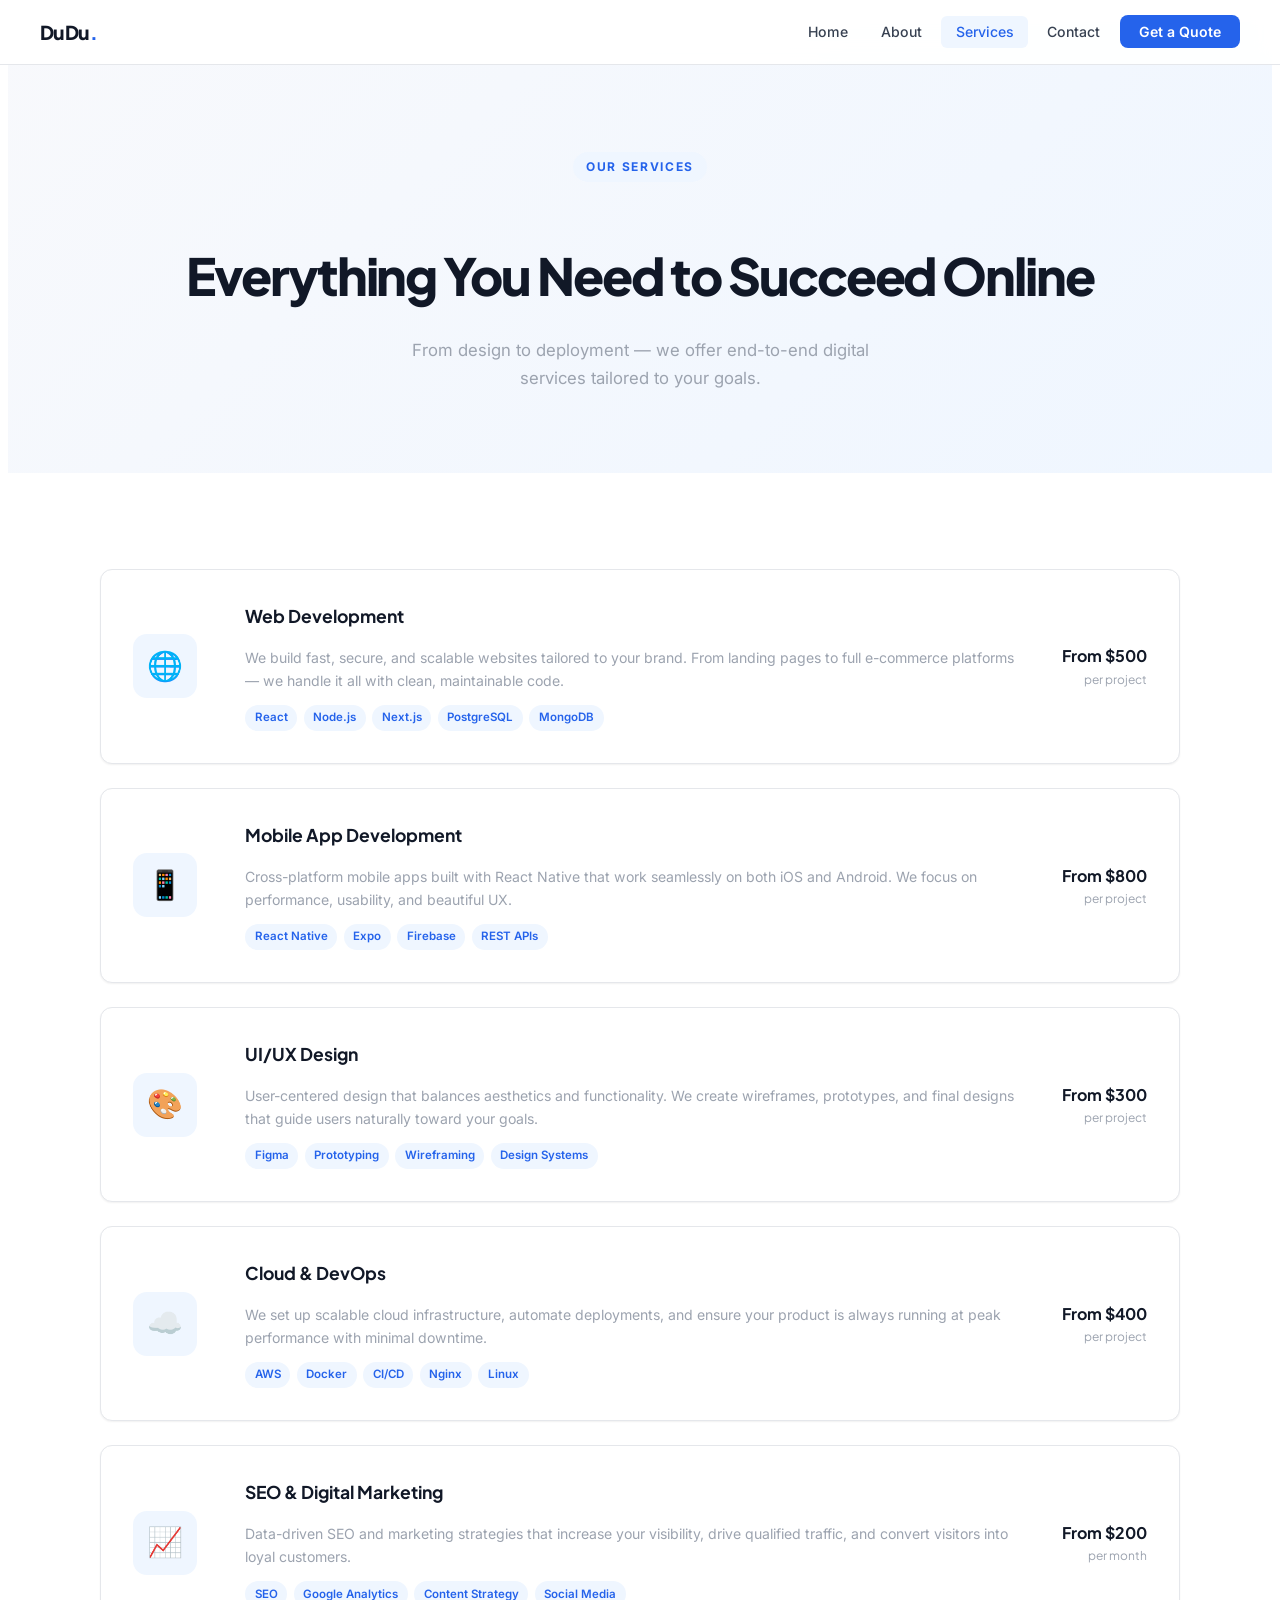
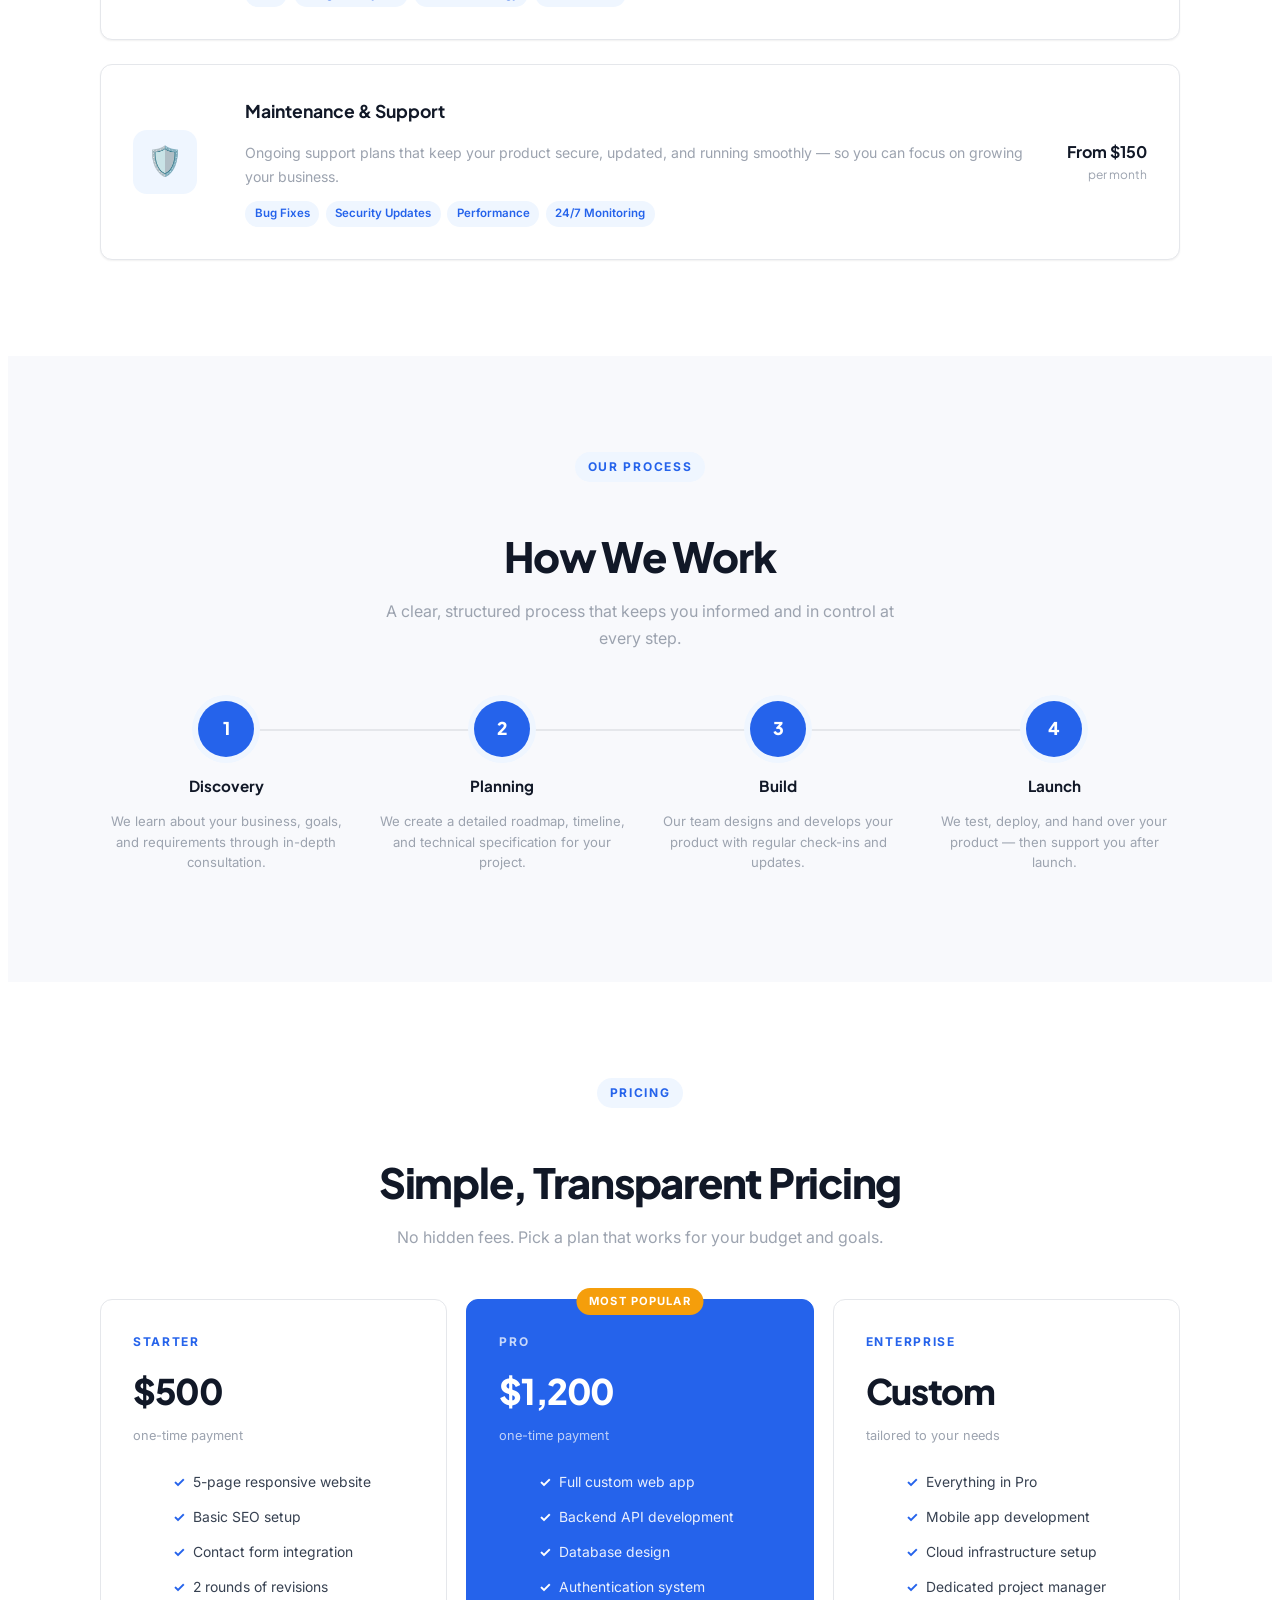
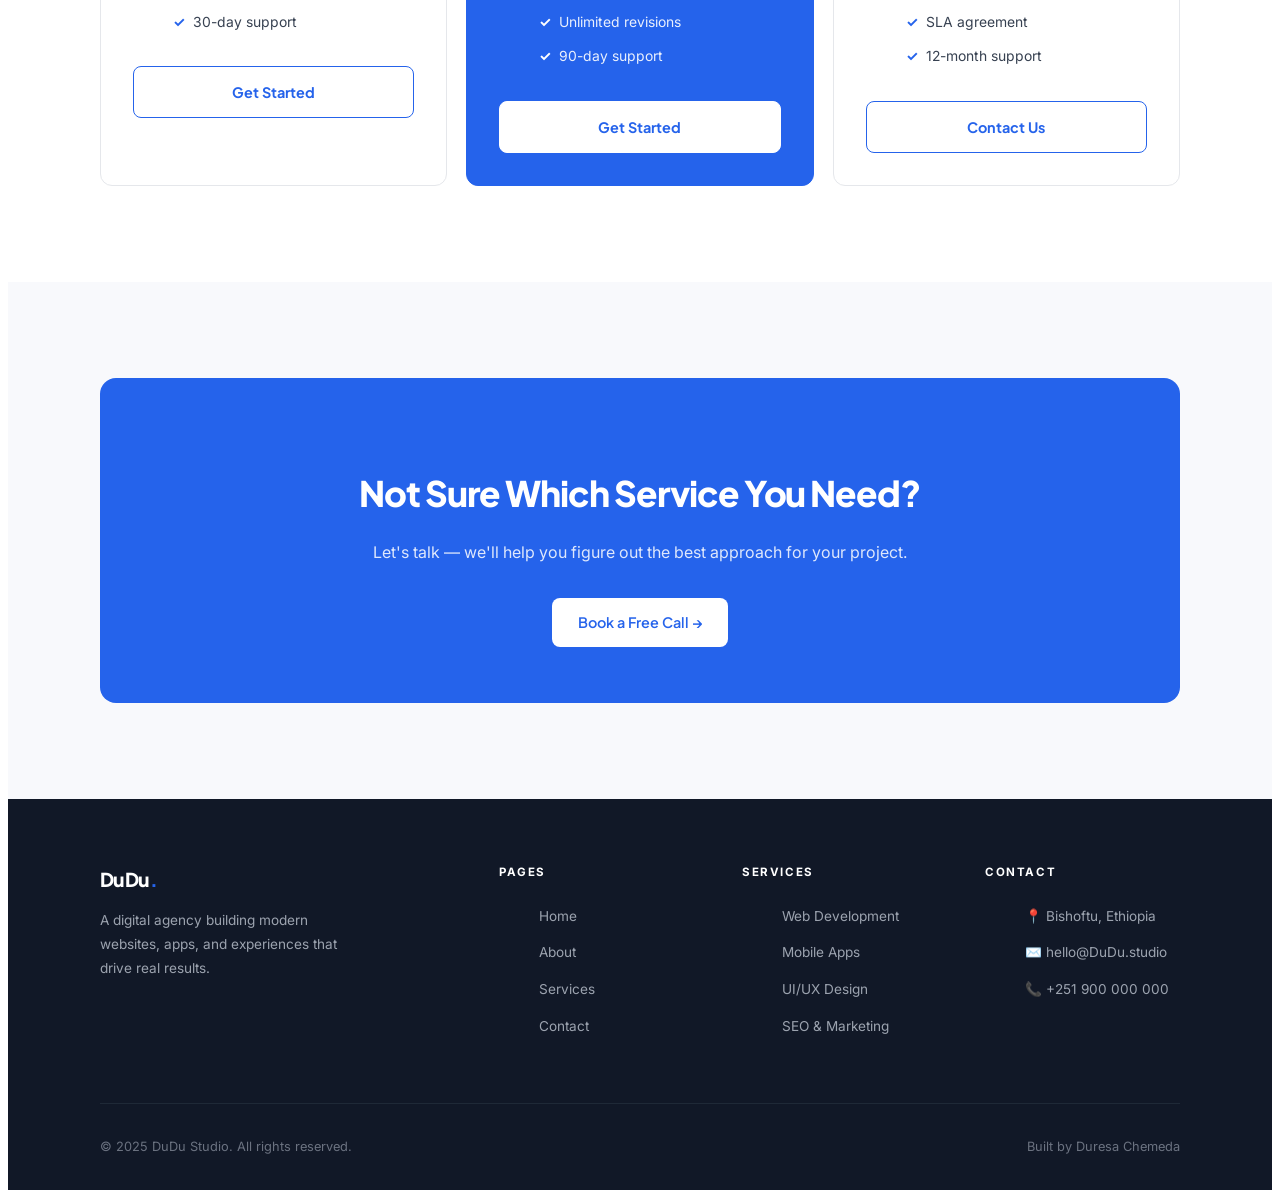
<file: services.html>
<!DOCTYPE html>
<html lang="en">
<head>
  <meta charset="UTF-8" />
  <meta name="viewport" content="width=device-width, initial-scale=1.0" />
  <title>Services — DuDu Studio</title>
  <link href="https://fonts.googleapis.com/css2?family=Plus+Jakarta+Sans:wght@400;500;600;700;800&family=Inter:wght@300;400;500&display=swap" rel="stylesheet" />
  <link rel="stylesheet" href="style.css" />
  <style>
    .page-hero { background: linear-gradient(135deg, #f8f9fc 0%, #eff6ff 100%); padding: 9rem 2.5rem 5rem; text-align: center; }
    .page-hero-title { font-family: var(--font-head); font-size: clamp(2rem, 5vw, 3.2rem); font-weight: 800; letter-spacing: -0.04em; color: var(--ink); margin-bottom: 1rem; }
    .page-hero-sub { font-size: 1.05rem; color: var(--ink-3); max-width: 520px; margin: 0 auto; }

    /* SERVICE CARDS */
    .services-list { display: flex; flex-direction: column; gap: 1.5rem; }
    .service-row { display: grid; grid-template-columns: 80px 1fr auto; gap: 2rem; align-items: center; padding: 2rem; }
    .service-row-icon { width: 64px; height: 64px; background: var(--accent-lt); border-radius: 14px; display: flex; align-items: center; justify-content: center; font-size: 1.8rem; flex-shrink: 0; }
    .service-row-title { font-family: var(--font-head); font-size: 1.1rem; font-weight: 700; color: var(--ink); margin-bottom: 0.4rem; }
    .service-row-desc { font-size: 0.88rem; color: var(--ink-3); line-height: 1.65; margin-bottom: 0.8rem; }
    .service-tags { display: flex; flex-wrap: wrap; gap: 0.4rem; }
    .service-tag { font-size: 0.72rem; font-weight: 600; color: var(--accent); background: var(--accent-lt); padding: 0.2rem 0.6rem; border-radius: 20px; }
    .service-price { font-family: var(--font-head); font-size: 1rem; font-weight: 700; color: var(--ink); text-align: right; white-space: nowrap; }
    .service-price span { font-size: 0.75rem; font-weight: 400; color: var(--ink-3); display: block; }

    /* PROCESS */
    .process-grid { display: grid; grid-template-columns: repeat(4, 1fr); gap: 1.5rem; position: relative; }
    .process-grid::before { content: ''; position: absolute; top: 28px; left: 10%; right: 10%; height: 2px; background: var(--border); z-index: 0; }
    .process-step { text-align: center; position: relative; z-index: 1; }
    .process-num { width: 56px; height: 56px; background: var(--accent); color: #fff; border-radius: 50%; display: flex; align-items: center; justify-content: center; font-family: var(--font-head); font-size: 1.1rem; font-weight: 800; margin: 0 auto 1rem; box-shadow: 0 0 0 6px var(--accent-lt); }
    .process-title { font-family: var(--font-head); font-size: 0.95rem; font-weight: 700; color: var(--ink); margin-bottom: 0.4rem; }
    .process-desc { font-size: 0.82rem; color: var(--ink-3); line-height: 1.55; }

    /* PRICING */
    .pricing-grid { display: grid; grid-template-columns: repeat(3, 1fr); gap: 1.2rem; }
    .pricing-card { border-radius: 12px; padding: 2rem; border: 1.5px solid var(--border); position: relative; transition: transform 0.2s, box-shadow 0.2s; }
    .pricing-card:hover { transform: translateY(-4px); box-shadow: var(--shadow); }
    .pricing-card.featured { border-color: var(--accent); background: var(--accent); color: #fff; }
    .pricing-badge { position: absolute; top: -12px; left: 50%; transform: translateX(-50%); background: #f59e0b; color: #fff; font-size: 0.7rem; font-weight: 700; letter-spacing: 0.1em; text-transform: uppercase; padding: 0.25rem 0.8rem; border-radius: 20px; white-space: nowrap; }
    .pricing-plan { font-size: 0.75rem; font-weight: 700; letter-spacing: 0.14em; text-transform: uppercase; color: var(--accent); margin-bottom: 0.5rem; }
    .pricing-card.featured .pricing-plan { color: rgba(255,255,255,0.75); }
    .pricing-price { font-family: var(--font-head); font-size: 2.2rem; font-weight: 800; letter-spacing: -0.04em; color: var(--ink); margin-bottom: 0.3rem; }
    .pricing-card.featured .pricing-price { color: #fff; }
    .pricing-period { font-size: 0.8rem; color: var(--ink-3); margin-bottom: 1.5rem; }
    .pricing-card.featured .pricing-period { color: rgba(255,255,255,0.7); }
    .pricing-features { list-style: none; display: flex; flex-direction: column; gap: 0.7rem; margin-bottom: 2rem; }
    .pricing-features li { font-size: 0.87rem; color: var(--ink-2); display: flex; align-items: center; gap: 0.5rem; }
    .pricing-card.featured .pricing-features li { color: rgba(255,255,255,0.9); }
    .pricing-features li::before { content: '✓'; color: var(--accent); font-weight: 700; }
    .pricing-card.featured .pricing-features li::before { color: #fff; }
    .btn-pricing { display: block; text-align: center; padding: 0.8rem; border-radius: 8px; font-family: var(--font-head); font-size: 0.9rem; font-weight: 700; text-decoration: none; border: 1.5px solid var(--accent); color: var(--accent); transition: background 0.15s, color 0.15s; }
    .btn-pricing:hover { background: var(--accent); color: #fff; }
    .pricing-card.featured .btn-pricing { background: #fff; color: var(--accent); border-color: #fff; }
    .pricing-card.featured .btn-pricing:hover { background: #eff6ff; }

    /* CTA */
    .cta-banner { background: var(--accent); border-radius: 16px; padding: 3.5rem; text-align: center; color: #fff; }
    .cta-banner h2 { font-family: var(--font-head); font-size: clamp(1.6rem, 3vw, 2.2rem); font-weight: 800; margin-bottom: 0.8rem; letter-spacing: -0.03em; }
    .cta-banner p { opacity: 0.85; margin-bottom: 2rem; }
    .btn-white { background: #fff !important; color: var(--accent) !important; }

    @media (max-width: 768px) {
      .page-hero { padding: 7rem 1.4rem 3rem; }
      .service-row { grid-template-columns: 60px 1fr; gap: 1rem; }
      .service-price { display: none; }
      .process-grid { grid-template-columns: 1fr 1fr; }
      .process-grid::before { display: none; }
      .pricing-grid { grid-template-columns: 1fr; }
      .cta-banner { padding: 2rem; }
    }

    @media (max-width: 480px) {
      .process-grid { grid-template-columns: 1fr; }
    }
  </style>
</head>
<body>

  <!-- NAV -->
  <nav>
    <a class="nav-logo" href="index.html">DuDu<span>.</span></a>
    <button class="hamburger" onclick="toggleMenu()" aria-label="Menu">
      <span></span><span></span><span></span>
    </button>
    <ul class="nav-links" id="nav-links">
      <li><a href="index.html">Home</a></li>
      <li><a href="about.html">About</a></li>
      <li><a href="services.html" class="active">Services</a></li>
      <li><a href="contact.html">Contact</a></li>
      <li><a href="contact.html" class="nav-cta">Get a Quote</a></li>
    </ul>
  </nav>

  <!-- PAGE HERO -->
  <div class="page-hero">
    <div class="container">
      <span class="section-tag">Our Services</span>
      <h1 class="page-hero-title">Everything You Need to Succeed Online</h1>
      <p class="page-hero-sub">From design to deployment — we offer end-to-end digital services tailored to your goals.</p>
    </div>
  </div>

  <!-- SERVICES LIST -->
  <section class="section">
    <div class="container">
      <div class="services-list">
        <div class="card service-row">
          <div class="service-row-icon">🌐</div>
          <div>
            <div class="service-row-title">Web Development</div>
            <p class="service-row-desc">We build fast, secure, and scalable websites tailored to your brand. From landing pages to full e-commerce platforms — we handle it all with clean, maintainable code.</p>
            <div class="service-tags"><span class="service-tag">React</span><span class="service-tag">Node.js</span><span class="service-tag">Next.js</span><span class="service-tag">PostgreSQL</span><span class="service-tag">MongoDB</span></div>
          </div>
          <div class="service-price">From $500<span>per project</span></div>
        </div>
        <div class="card service-row">
          <div class="service-row-icon">📱</div>
          <div>
            <div class="service-row-title">Mobile App Development</div>
            <p class="service-row-desc">Cross-platform mobile apps built with React Native that work seamlessly on both iOS and Android. We focus on performance, usability, and beautiful UX.</p>
            <div class="service-tags"><span class="service-tag">React Native</span><span class="service-tag">Expo</span><span class="service-tag">Firebase</span><span class="service-tag">REST APIs</span></div>
          </div>
          <div class="service-price">From $800<span>per project</span></div>
        </div>
        <div class="card service-row">
          <div class="service-row-icon">🎨</div>
          <div>
            <div class="service-row-title">UI/UX Design</div>
            <p class="service-row-desc">User-centered design that balances aesthetics and functionality. We create wireframes, prototypes, and final designs that guide users naturally toward your goals.</p>
            <div class="service-tags"><span class="service-tag">Figma</span><span class="service-tag">Prototyping</span><span class="service-tag">Wireframing</span><span class="service-tag">Design Systems</span></div>
          </div>
          <div class="service-price">From $300<span>per project</span></div>
        </div>
        <div class="card service-row">
          <div class="service-row-icon">☁️</div>
          <div>
            <div class="service-row-title">Cloud & DevOps</div>
            <p class="service-row-desc">We set up scalable cloud infrastructure, automate deployments, and ensure your product is always running at peak performance with minimal downtime.</p>
            <div class="service-tags"><span class="service-tag">AWS</span><span class="service-tag">Docker</span><span class="service-tag">CI/CD</span><span class="service-tag">Nginx</span><span class="service-tag">Linux</span></div>
          </div>
          <div class="service-price">From $400<span>per project</span></div>
        </div>
        <div class="card service-row">
          <div class="service-row-icon">📈</div>
          <div>
            <div class="service-row-title">SEO & Digital Marketing</div>
            <p class="service-row-desc">Data-driven SEO and marketing strategies that increase your visibility, drive qualified traffic, and convert visitors into loyal customers.</p>
            <div class="service-tags"><span class="service-tag">SEO</span><span class="service-tag">Google Analytics</span><span class="service-tag">Content Strategy</span><span class="service-tag">Social Media</span></div>
          </div>
          <div class="service-price">From $200<span>per month</span></div>
        </div>
        <div class="card service-row">
          <div class="service-row-icon">🛡️</div>
          <div>
            <div class="service-row-title">Maintenance & Support</div>
            <p class="service-row-desc">Ongoing support plans that keep your product secure, updated, and running smoothly — so you can focus on growing your business.</p>
            <div class="service-tags"><span class="service-tag">Bug Fixes</span><span class="service-tag">Security Updates</span><span class="service-tag">Performance</span><span class="service-tag">24/7 Monitoring</span></div>
          </div>
          <div class="service-price">From $150<span>per month</span></div>
        </div>
      </div>
    </div>
  </section>

  <!-- PROCESS -->
  <section class="section section-soft">
    <div class="container">
      <div class="text-center">
        <span class="section-tag">Our Process</span>
        <h2 class="section-title">How We Work</h2>
        <p class="section-sub">A clear, structured process that keeps you informed and in control at every step.</p>
      </div>
      <div class="process-grid">
        <div class="process-step"><div class="process-num">1</div><div class="process-title">Discovery</div><p class="process-desc">We learn about your business, goals, and requirements through in-depth consultation.</p></div>
        <div class="process-step"><div class="process-num">2</div><div class="process-title">Planning</div><p class="process-desc">We create a detailed roadmap, timeline, and technical specification for your project.</p></div>
        <div class="process-step"><div class="process-num">3</div><div class="process-title">Build</div><p class="process-desc">Our team designs and develops your product with regular check-ins and updates.</p></div>
        <div class="process-step"><div class="process-num">4</div><div class="process-title">Launch</div><p class="process-desc">We test, deploy, and hand over your product — then support you after launch.</p></div>
      </div>
    </div>
  </section>

  <!-- PRICING -->
  <section class="section">
    <div class="container">
      <div class="text-center">
        <span class="section-tag">Pricing</span>
        <h2 class="section-title">Simple, Transparent Pricing</h2>
        <p class="section-sub">No hidden fees. Pick a plan that works for your budget and goals.</p>
      </div>
      <div class="pricing-grid">
        <div class="pricing-card">
          <div class="pricing-plan">Starter</div>
          <div class="pricing-price">$500</div>
          <div class="pricing-period">one-time payment</div>
          <ul class="pricing-features">
            <li>5-page responsive website</li>
            <li>Basic SEO setup</li>
            <li>Contact form integration</li>
            <li>2 rounds of revisions</li>
            <li>30-day support</li>
          </ul>
          <a href="contact.html" class="btn-pricing">Get Started</a>
        </div>
        <div class="pricing-card featured">
          <div class="pricing-badge">Most Popular</div>
          <div class="pricing-plan">Pro</div>
          <div class="pricing-price">$1,200</div>
          <div class="pricing-period">one-time payment</div>
          <ul class="pricing-features">
            <li>Full custom web app</li>
            <li>Backend API development</li>
            <li>Database design</li>
            <li>Authentication system</li>
            <li>Unlimited revisions</li>
            <li>90-day support</li>
          </ul>
          <a href="contact.html" class="btn-pricing">Get Started</a>
        </div>
        <div class="pricing-card">
          <div class="pricing-plan">Enterprise</div>
          <div class="pricing-price">Custom</div>
          <div class="pricing-period">tailored to your needs</div>
          <ul class="pricing-features">
            <li>Everything in Pro</li>
            <li>Mobile app development</li>
            <li>Cloud infrastructure setup</li>
            <li>Dedicated project manager</li>
            <li>SLA agreement</li>
            <li>12-month support</li>
          </ul>
          <a href="contact.html" class="btn-pricing">Contact Us</a>
        </div>
      </div>
    </div>
  </section>

  <!-- CTA -->
  <section class="section section-soft">
    <div class="container">
      <div class="cta-banner">
        <h2>Not Sure Which Service You Need?</h2>
        <p>Let's talk — we'll help you figure out the best approach for your project.</p>
        <a href="contact.html" class="btn-primary btn-white">Book a Free Call →</a>
      </div>
    </div>
  </section>

  <!-- FOOTER -->
  <footer>
    <div class="footer-inner">
      <div class="footer-top">
        <div>
          <div class="footer-logo">DuDu<span>.</span></div>
          <p class="footer-desc">A digital agency building modern websites, apps, and experiences that drive real results.</p>
        </div>
        <div>
          <div class="footer-col-title">Pages</div>
          <ul class="footer-list">
            <li><a href="index.html">Home</a></li>
            <li><a href="about.html">About</a></li>
            <li><a href="services.html">Services</a></li>
            <li><a href="contact.html">Contact</a></li>
          </ul>
        </div>
        <div>
          <div class="footer-col-title">Services</div>
          <ul class="footer-list">
            <li><a href="services.html">Web Development</a></li>
            <li><a href="services.html">Mobile Apps</a></li>
            <li><a href="services.html">UI/UX Design</a></li>
            <li><a href="services.html">SEO & Marketing</a></li>
          </ul>
        </div>
        <div>
          <div class="footer-col-title">Contact</div>
          <ul class="footer-list">
            <li><a href="#">📍 Bishoftu, Ethiopia</a></li>
            <li><a href="#">✉️ hello@DuDu.studio</a></li>
            <li><a href="#">📞 +251 900 000 000</a></li>
          </ul>
        </div>
      </div>
      <div class="footer-bottom">
        <span>© 2025 DuDu Studio. All rights reserved.</span>
        <span>Built by Duresa Chemeda</span>
      </div>
    </div>
  </footer>

  <script>
    function toggleMenu() {
      document.getElementById('nav-links').classList.toggle('open');
    }
  </script>
</body>
</html>
</file>
<file: style.css>
TABLE OF CONTENTS
   --------------------------------------------------
   1. Reset & Variables
   2. Global Styles
   3. Navigation
   4. Buttons
   5. Sections
   6. Cards
   7. Footer
   8. Responsive

*, *::before, *::after { box-sizing: border-box; margin: 0; padding: 0; }

:root {
  --bg:       #ffffff;
  --bg-soft:  #f8f9fc;
  --bg-card:  #ffffff;
  --ink:      #111827;
  --ink-2:    #374151;
  --ink-3:    #9ca3af;
  --accent:   #2563eb;
  --accent-lt:#eff6ff;
  --accent-dk:#1d4ed8;
  --border:   #e5e7eb;
  --font-head:'Plus Jakarta Sans', sans-serif;
  --font-body:'Inter', sans-serif;
  --shadow:   0 1px 3px rgba(0,0,0,0.08), 0 4px 16px rgba(0,0,0,0.06);
  --shadow-sm:0 1px 2px rgba(0,0,0,0.06);
}

html { scroll-behavior: smooth; }

body {
  background: var(--bg);
  color: var(--ink);
  font-family: var(--font-body);
  font-size: 16px;
  line-height: 1.7;
  -webkit-font-smoothing: antialiased;
}

::-webkit-scrollbar { width: 4px; }
::-webkit-scrollbar-track { background: var(--bg-soft); }
::-webkit-scrollbar-thumb { background: var(--accent); border-radius: 2px; }

/* ── NAVIGATION ── */
nav {
  position: fixed;
  top: 0; left: 0; right: 0;
  z-index: 100;
  background: rgba(255,255,255,0.92);
  backdrop-filter: blur(12px);
  border-bottom: 1px solid var(--border);
  padding: 0 2.5rem;
  height: 64px;
  display: flex;
  align-items: center;
  justify-content: space-between;
}

.nav-logo {
  font-family: var(--font-head);
  font-size: 1.2rem;
  font-weight: 800;
  color: var(--ink);
  text-decoration: none;
  letter-spacing: -0.03em;
}

.nav-logo span { color: var(--accent); }

.nav-links {
  display: flex;
  align-items: center;
  gap: 0.3rem;
  list-style: none;
}

.nav-links a {
  font-size: 0.88rem;
  font-weight: 500;
  color: var(--ink-2);
  text-decoration: none;
  padding: 0.45rem 0.9rem;
  border-radius: 6px;
  transition: background 0.15s, color 0.15s;
}

.nav-links a:hover { background: var(--bg-soft); color: var(--accent); }
.nav-links a.active { color: var(--accent); background: var(--accent-lt); }

.nav-cta {
  padding: 0.5rem 1.2rem !important;
  background: var(--accent) !important;
  color: #fff !important;
  border-radius: 8px !important;
  font-weight: 600 !important;
  transition: background 0.15s !important;
}

.nav-cta:hover { background: var(--accent-dk) !important; }

/* hamburger */
.hamburger {
  display: none;
  flex-direction: column;
  gap: 5px;
  cursor: pointer;
  padding: 4px;
  background: none;
  border: none;
}

.hamburger span {
  display: block;
  width: 22px;
  height: 2px;
  background: var(--ink);
  border-radius: 2px;
  transition: all 0.3s;
}

/* ── BUTTONS ── */
.btn-primary {
  display: inline-flex;
  align-items: center;
  gap: 0.4rem;
  padding: 0.75rem 1.6rem;
  background: var(--accent);
  color: #fff;
  font-family: var(--font-head);
  font-size: 0.9rem;
  font-weight: 600;
  border-radius: 8px;
  text-decoration: none;
  border: none;
  cursor: pointer;
  transition: background 0.15s, transform 0.15s;
}

.btn-primary:hover { background: var(--accent-dk); transform: translateY(-1px); }

.btn-outline {
  display: inline-flex;
  align-items: center;
  gap: 0.4rem;
  padding: 0.75rem 1.6rem;
  background: transparent;
  color: var(--ink);
  font-family: var(--font-head);
  font-size: 0.9rem;
  font-weight: 600;
  border-radius: 8px;
  border: 1.5px solid var(--border);
  text-decoration: none;
  cursor: pointer;
  transition: border-color 0.15s, color 0.15s, transform 0.15s;
}

.btn-outline:hover { border-color: var(--accent); color: var(--accent); transform: translateY(-1px); }

/* ── SECTION BASE ── */
.section { padding: 6rem 2.5rem; }
.section-soft { background: var(--bg-soft); }

.container {
  max-width: 1080px;
  margin: 0 auto;
}

.section-tag {
  display: inline-flex;
  align-items: center;
  gap: 0.4rem;
  font-size: 0.75rem;
  font-weight: 700;
  letter-spacing: 0.14em;
  text-transform: uppercase;
  color: var(--accent);
  background: var(--accent-lt);
  padding: 0.3rem 0.8rem;
  border-radius: 20px;
  margin-bottom: 1rem;
}

.section-title {
  font-family: var(--font-head);
  font-size: clamp(1.8rem, 3.5vw, 2.6rem);
  font-weight: 800;
  color: var(--ink);
  line-height: 1.2;
  letter-spacing: -0.03em;
  margin-bottom: 1rem;
}

.section-sub {
  font-size: 1rem;
  color: var(--ink-3);
  max-width: 520px;
  margin-bottom: 3rem;
}

.text-center { text-align: center; }
.text-center .section-sub { margin-left: auto; margin-right: auto; }

/* ── CARDS ── */
.card {
  background: var(--bg-card);
  border: 1px solid var(--border);
  border-radius: 12px;
  padding: 1.8rem;
  box-shadow: var(--shadow-sm);
  transition: box-shadow 0.2s, transform 0.2s, border-color 0.2s;
}

.card:hover {
  box-shadow: var(--shadow);
  transform: translateY(-3px);
  border-color: #d1d5db;
}

/* ── FOOTER ── */
footer {
  background: var(--ink);
  color: #d1d5db;
}

.footer-inner {
  max-width: 1080px;
  margin: 0 auto;
  padding: 4rem 2.5rem 2rem;
}

.footer-top {
  display: grid;
  grid-template-columns: 1.8fr 1fr 1fr 1fr;
  gap: 3rem;
  padding-bottom: 3rem;
  border-bottom: 1px solid #1f2937;
  margin-bottom: 2rem;
}

.footer-logo {
  font-family: var(--font-head);
  font-size: 1.2rem;
  font-weight: 800;
  color: #fff;
  letter-spacing: -0.03em;
  margin-bottom: 0.8rem;
}

.footer-logo span { color: var(--accent); }

.footer-desc {
  font-size: 0.85rem;
  line-height: 1.75;
  color: #9ca3af;
  max-width: 240px;
}

.footer-col-title {
  font-size: 0.72rem;
  font-weight: 700;
  letter-spacing: 0.14em;
  text-transform: uppercase;
  color: #fff;
  margin-bottom: 1.2rem;
}

.footer-list {
  list-style: none;
  display: flex;
  flex-direction: column;
  gap: 0.6rem;
}

.footer-list a {
  font-size: 0.85rem;
  color: #9ca3af;
  text-decoration: none;
  transition: color 0.15s;
}

.footer-list a:hover { color: #fff; }

.footer-bottom {
  display: flex;
  justify-content: space-between;
  align-items: center;
  flex-wrap: wrap;
  gap: 1rem;
  font-size: 0.8rem;
  color: #6b7280;
}

/* ── RESPONSIVE ── */
@media (max-width: 768px) {
  nav { padding: 0 1.4rem; }
  .nav-links { display: none; flex-direction: column; position: absolute; top: 64px; left: 0; right: 0; background: #fff; border-bottom: 1px solid var(--border); padding: 1rem 1.4rem; gap: 0.2rem; }
  .nav-links.open { display: flex; }
  .hamburger { display: flex; }
  .section { padding: 4rem 1.4rem; }
  .footer-top { grid-template-columns: 1fr 1fr; }
  .footer-top > div:first-child { grid-column: 1 / -1; }
}

@media (max-width: 480px) {
  .footer-top { grid-template-columns: 1fr; }
  .footer-bottom { flex-direction: column; align-items: flex-start; }
}
</file>
